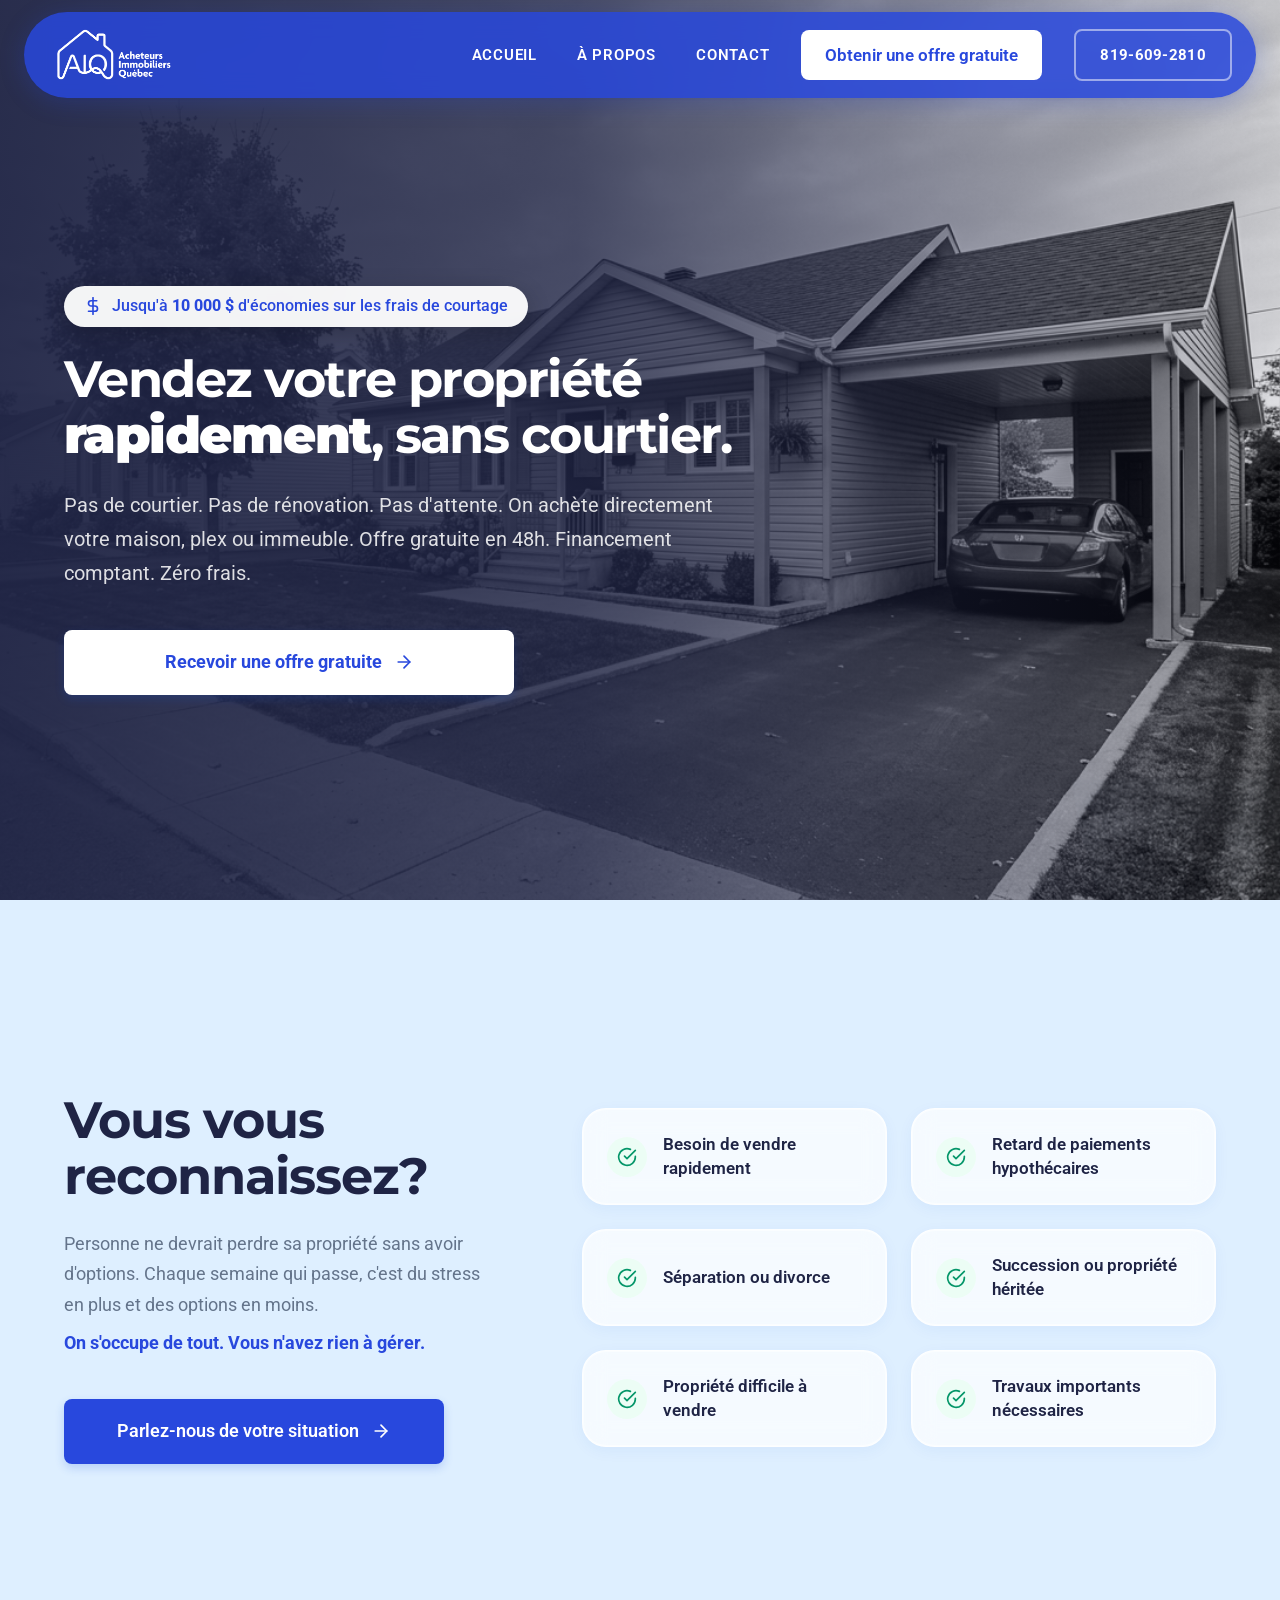
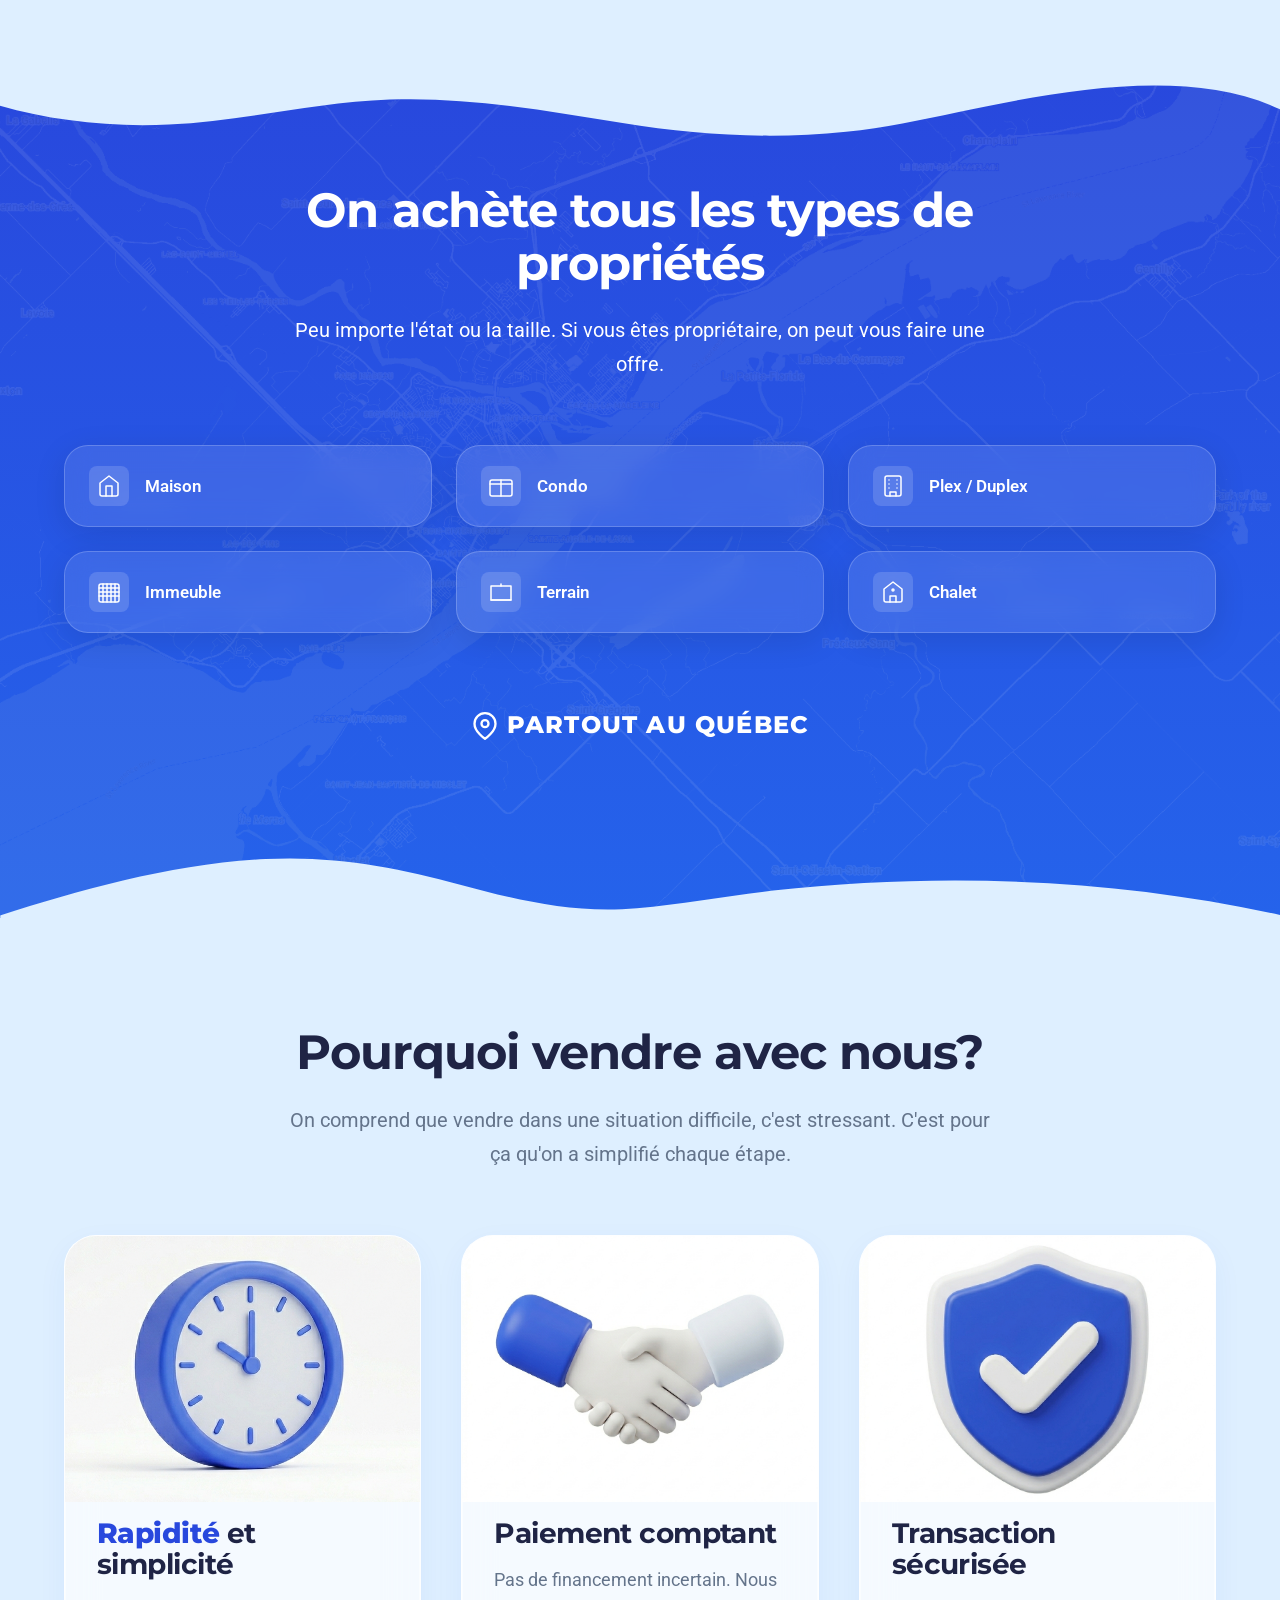
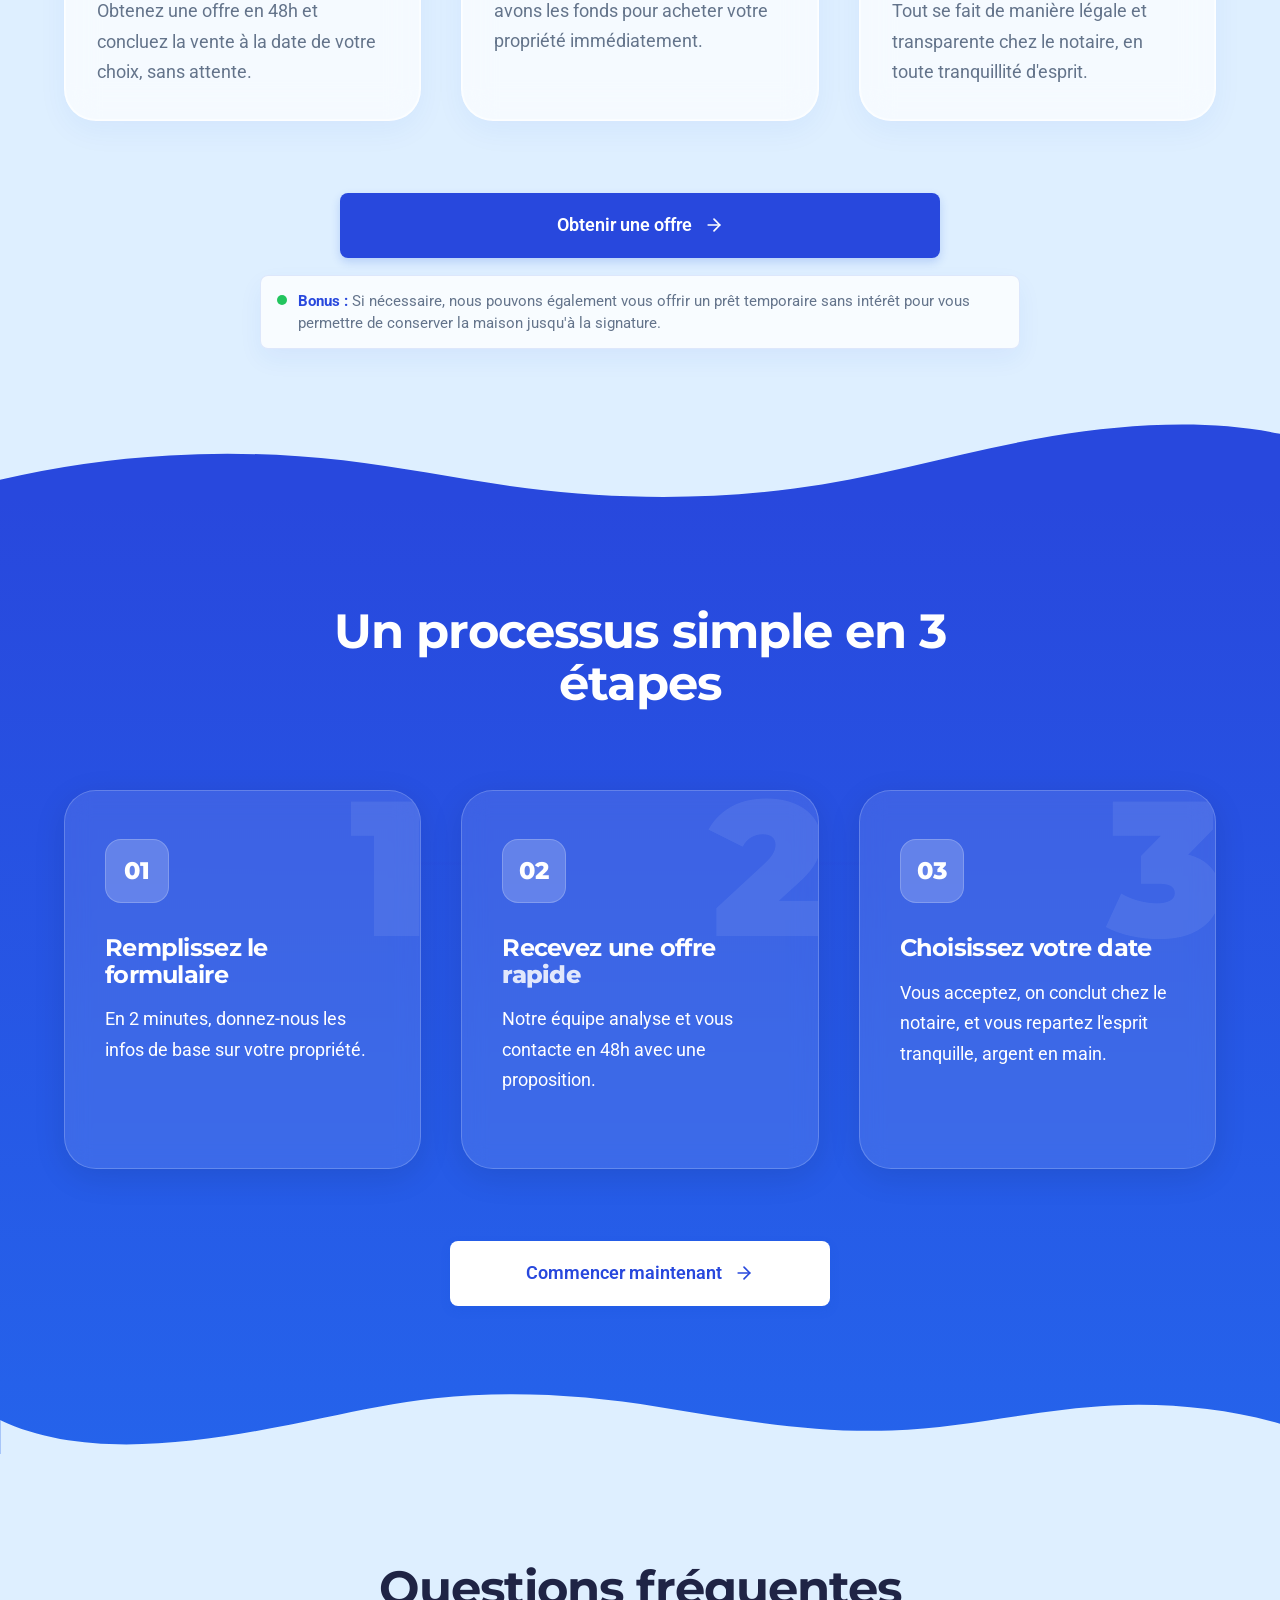
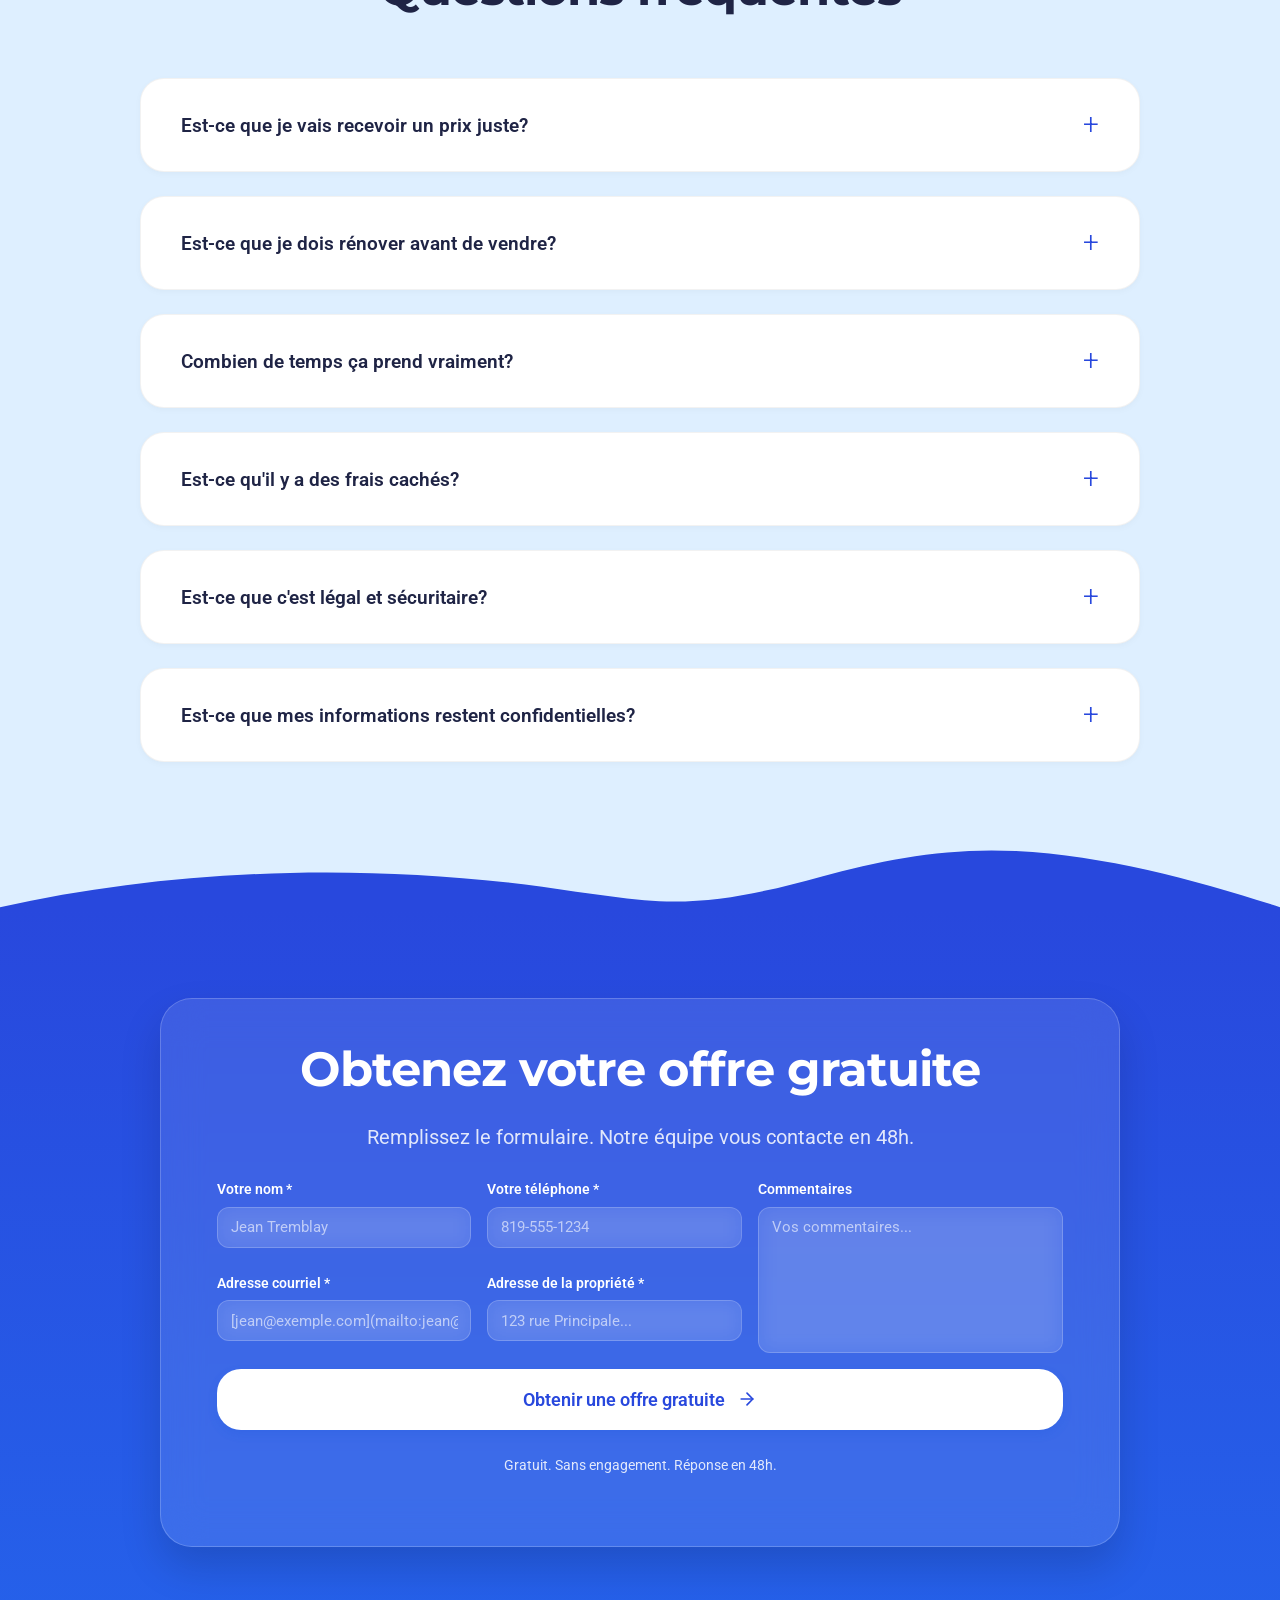
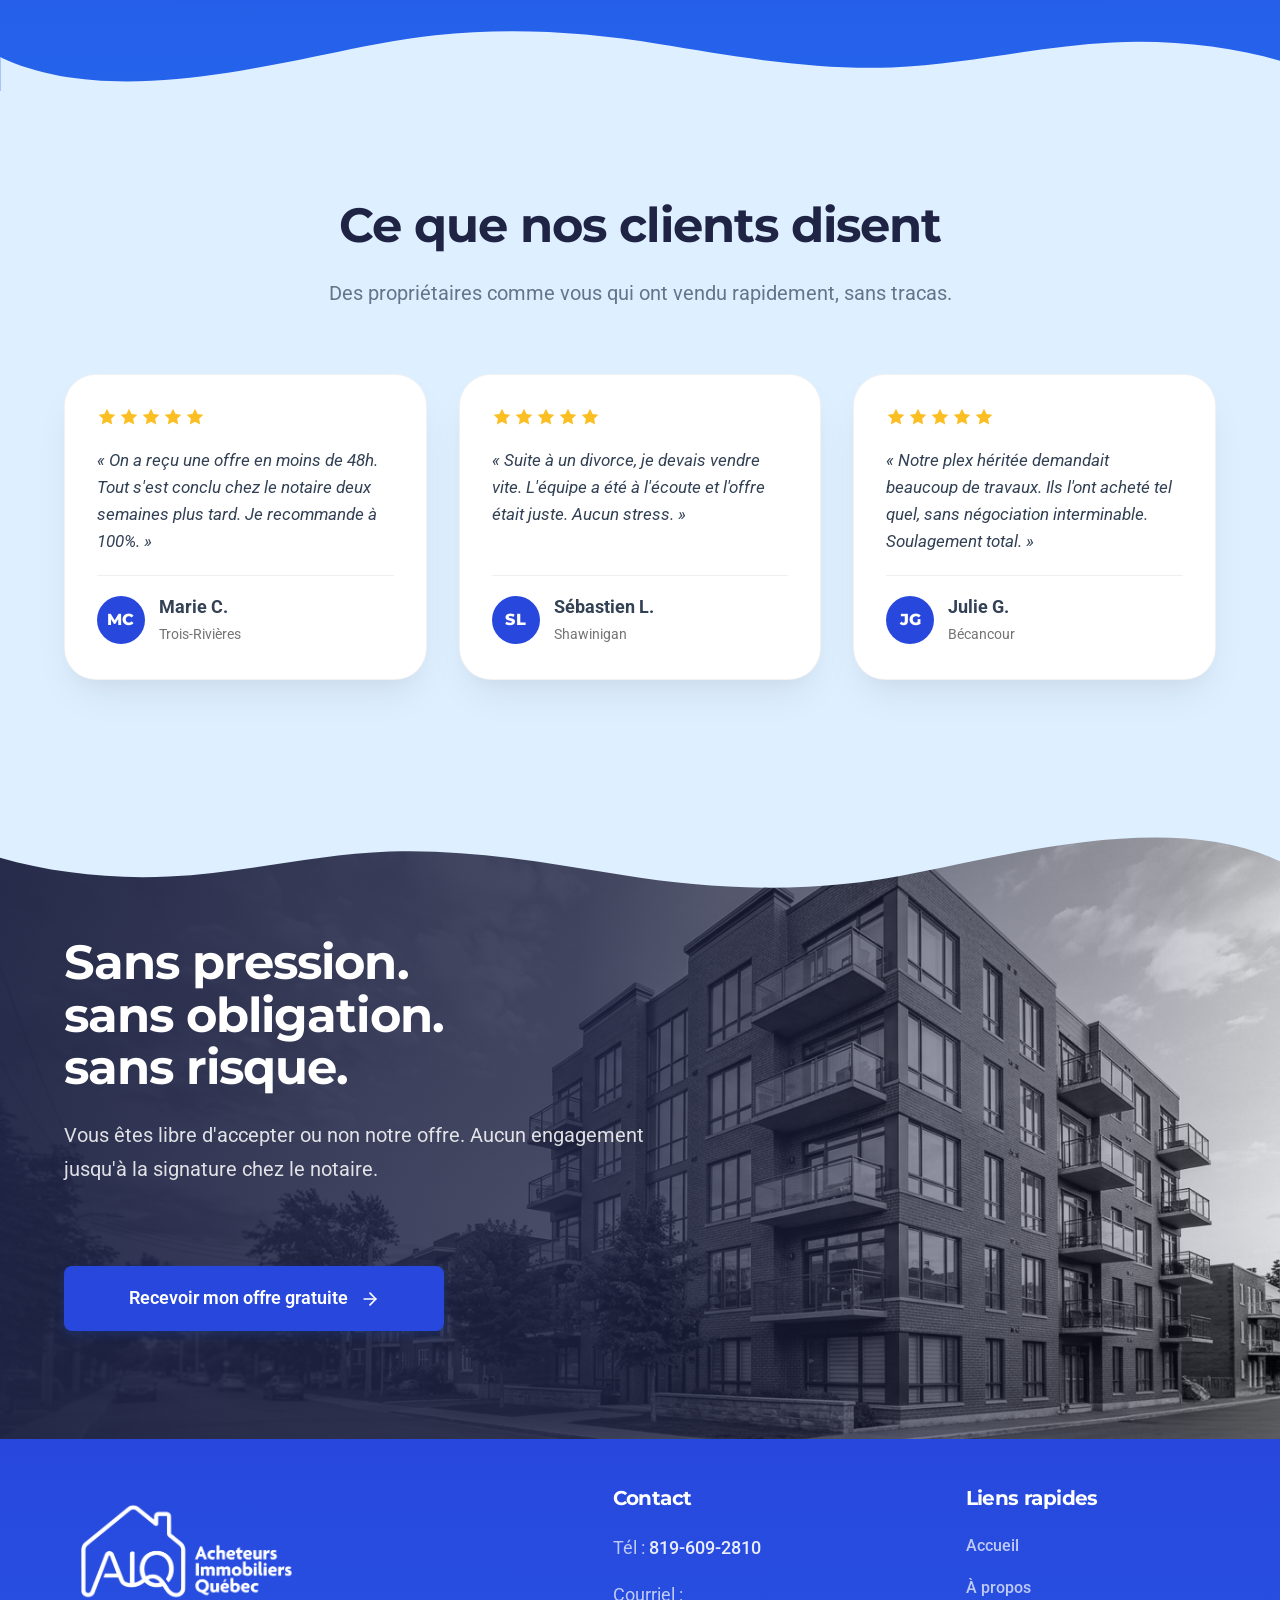
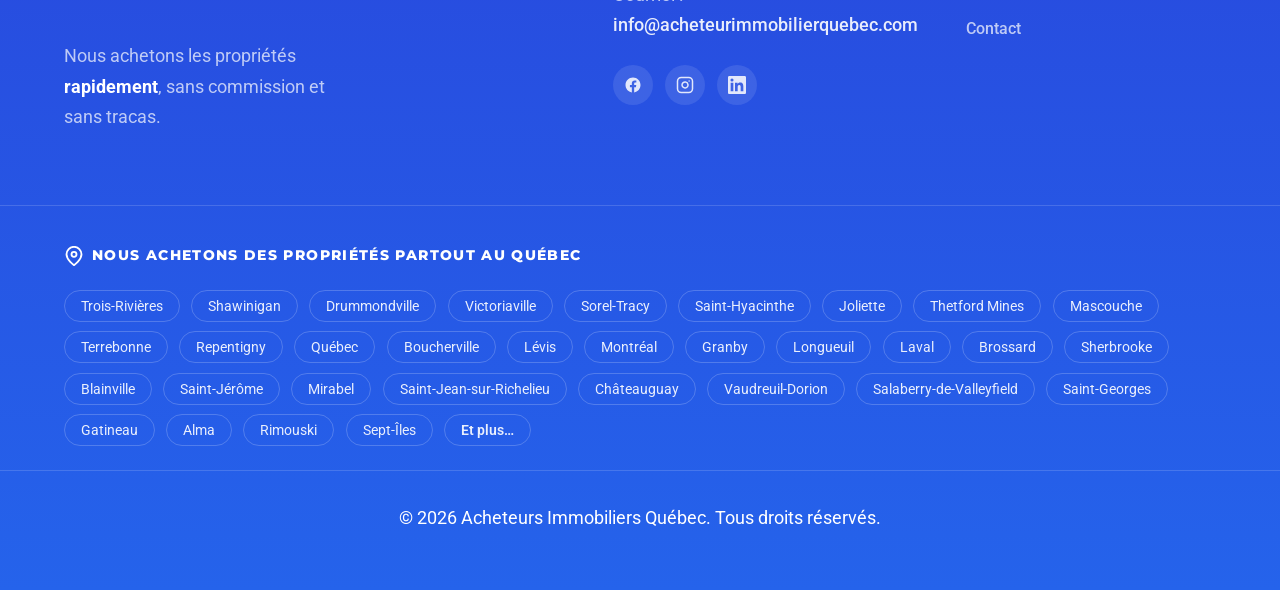
<file: index.html>
<!DOCTYPE html>
<html lang="fr">
<head>
    <meta charset="UTF-8">
    <meta name="viewport" content="width=device-width, initial-scale=1.0">
    <link rel="icon" type="image/png" href="assets/images/favicon.png">
    <title>Acheteurs Immobiliers Québec | Propriété vendue en 10 jours, argent en main</title>
    <meta name="description" content="On achète votre maison, plex ou immeuble directement. Offre gratuite en 48h. Financement comptant. Zéro frais de courtier.">

    <!-- Open Graph -->
    <meta property="og:title" content="Acheteurs Immobiliers Québec | Propriété vendue en 10 jours">
    <meta property="og:description" content="On achète votre maison, plex ou immeuble directement. Offre gratuite en 48h. Financement comptant. Zéro frais de courtier.">
    <meta property="og:type" content="website">

    <!-- Fonts from Brand Guidelines -->
    <link rel="preconnect" href="https://fonts.googleapis.com" />
    <link rel="preconnect" href="https://fonts.gstatic.com" crossorigin />
    <link href="https://fonts.googleapis.com/css2?family=Fraunces:ital,opsz,wght@1,9..144,400;1,9..144,500&family=Montserrat:wght@700;800;900&family=Roboto:wght@300;400;500;700&display=swap" rel="stylesheet" />

    <!-- CSS -->
    <link rel="stylesheet" href="assets/css/style.css">
</head>
<body>

    <!-- 1. Header fixe -->
    <header class="site-header">
        <div class="container header-container">
            <a href="#" class="logo">
                <img src="assets/images/AIQ-TEXTE-BLANC_f4b2300d.png" alt="Acheteurs Immobiliers Québec" height="60">
            </a>

            <button class="mobile-menu-toggle" aria-label="Ouvrir le menu">
                <span></span>
                <span></span>
                <span></span>
            </button>

            <nav class="main-nav">
                <ul>
                    <li><a href="index.html">Accueil</a></li>
                    <li><a href="apropos.html">À propos</a></li>
                    <li><a href="#footer">Contact</a></li>
                </ul>
                <a href="#formulaire" class="mobile-cta">Obtenir une offre gratuite</a>
            </nav>

            <a href="#formulaire" class="btn header-cta desktop-only">Obtenir une offre gratuite</a>
            <a href="tel:8196092810" class="btn header-phone-btn desktop-only">819-609-2810</a>
        </div>
    </header>

    <main>
        <!-- SB7 #1: Brand Hero (Concept Charte) -->
        <section class="hero brand-hero">
            <!-- Image composée (Maison + Bulle bleue) -->
            <div class="hero-bg-bw" style="background-image: url('assets/images/hero-house.png');"></div>

            <div class="container hero-container relative z-30">
                <div class="hero-content" style="max-width: 800px; text-align: left;">
                    <div class="hero-savings-badge">
                        <svg xmlns="http://www.w3.org/2000/svg" viewBox="0 0 24 24" fill="none" stroke="currentColor" stroke-width="2.2" stroke-linecap="round" stroke-linejoin="round" aria-hidden="true"><line x1="12" y1="1" x2="12" y2="23"/><path d="M17 5H9.5a3.5 3.5 0 0 0 0 7h5a3.5 3.5 0 0 1 0 7H6"/></svg>
                        <span>Jusqu'à <strong>10 000 $</strong> d'économies sur les frais de courtage</span>
                    </div>
                    <h1 class="section-title" style="color: var(--color-white); margin-bottom: 1.5rem; font-size: clamp(2.5rem, 4vw, 3.5rem);">
                        Vendez votre propriété <span class="hero-emphasis">rapidement</span>, sans courtier.
                    </h1>
                    <p class="subtitle" style="color: rgba(255, 255, 255, 0.85); font-size: 1.25rem; margin-bottom: 2.5rem; max-width: 650px;">
                        Pas de courtier. Pas de rénovation. Pas d'attente. On achète directement votre maison, plex ou immeuble. Offre gratuite en 48h. Financement comptant. Zéro frais.
                    </p>
                    <a href="#formulaire" class="btn btn-primary btn-large group">
                        <span class="btn-text">Recevoir une offre gratuite</span>
                        <span class="btn-icon-wrapper">
                            <svg xmlns="http://www.w3.org/2000/svg" viewBox="0 0 24 24" fill="none" stroke="currentColor" stroke-width="2" stroke-linecap="round" stroke-linejoin="round"><line x1="5" y1="12" x2="19" y2="12"></line><polyline points="12 5 19 12 12 19"></polyline></svg>
                        </span>
                    </a>
                </div>
            </div>

        </section>

        <!-- SB7 #2: Problem — Nommer le probleme externe + interne + echec -->
        <section id="situations" class="section-padding bg-light section-with-wave wave-flip" style="padding-top: 8rem;">
            <div class="container">
                <div class="situations-editorial">
                    <div class="situations-intro">
                        <h2 class="section-title">Vous vous reconnaissez?</h2>
                        <p class="situations-desc">Personne ne devrait perdre sa propriété sans avoir d'options. Chaque semaine qui passe, c'est du stress en plus et des options en moins. <strong>On s'occupe de tout. Vous n'avez rien à gérer.</strong></p>
                        <a href="#formulaire" class="btn btn-primary btn-large group">
                            <span class="btn-text">Parlez-nous de votre situation</span>
                            <span class="btn-icon-wrapper">
                                <svg xmlns="http://www.w3.org/2000/svg" viewBox="0 0 24 24" fill="none" stroke="currentColor" stroke-width="2" stroke-linecap="round" stroke-linejoin="round"><line x1="5" y1="12" x2="19" y2="12"></line><polyline points="12 5 19 12 12 19"></polyline></svg>
                            </span>
                        </a>
                    </div>
                    <div class="situations-grid">
                        <a href="#formulaire" class="situation-item">
                            <div class="situation-icon"><svg xmlns="http://www.w3.org/2000/svg" viewBox="0 0 24 24" fill="none" stroke="currentColor" stroke-width="2" stroke-linecap="round" stroke-linejoin="round"><path d="M22 11.08V12a10 10 0 1 1-5.93-9.14"></path><polyline points="22 4 12 14.01 9 11.01"></polyline></svg></div>
                            <span>Besoin de vendre <span class="highlight">rapidement</span></span>
                        </a>
                        <a href="#formulaire" class="situation-item">
                            <div class="situation-icon"><svg xmlns="http://www.w3.org/2000/svg" viewBox="0 0 24 24" fill="none" stroke="currentColor" stroke-width="2" stroke-linecap="round" stroke-linejoin="round"><path d="M22 11.08V12a10 10 0 1 1-5.93-9.14"></path><polyline points="22 4 12 14.01 9 11.01"></polyline></svg></div>
                            <span>Retard de paiements hypothécaires</span>
                        </a>
                        <a href="#formulaire" class="situation-item">
                            <div class="situation-icon"><svg xmlns="http://www.w3.org/2000/svg" viewBox="0 0 24 24" fill="none" stroke="currentColor" stroke-width="2" stroke-linecap="round" stroke-linejoin="round"><path d="M22 11.08V12a10 10 0 1 1-5.93-9.14"></path><polyline points="22 4 12 14.01 9 11.01"></polyline></svg></div>
                            <span>Séparation ou divorce</span>
                        </a>
                        <a href="#formulaire" class="situation-item">
                            <div class="situation-icon"><svg xmlns="http://www.w3.org/2000/svg" viewBox="0 0 24 24" fill="none" stroke="currentColor" stroke-width="2" stroke-linecap="round" stroke-linejoin="round"><path d="M22 11.08V12a10 10 0 1 1-5.93-9.14"></path><polyline points="22 4 12 14.01 9 11.01"></polyline></svg></div>
                            <span>Succession ou propriété héritée</span>
                        </a>
                        <a href="#formulaire" class="situation-item">
                            <div class="situation-icon"><svg xmlns="http://www.w3.org/2000/svg" viewBox="0 0 24 24" fill="none" stroke="currentColor" stroke-width="2" stroke-linecap="round" stroke-linejoin="round"><path d="M22 11.08V12a10 10 0 1 1-5.93-9.14"></path><polyline points="22 4 12 14.01 9 11.01"></polyline></svg></div>
                            <span>Propriété difficile à vendre</span>
                        </a>
                        <a href="#formulaire" class="situation-item">
                            <div class="situation-icon"><svg xmlns="http://www.w3.org/2000/svg" viewBox="0 0 24 24" fill="none" stroke="currentColor" stroke-width="2" stroke-linecap="round" stroke-linejoin="round"><path d="M22 11.08V12a10 10 0 1 1-5.93-9.14"></path><polyline points="22 4 12 14.01 9 11.01"></polyline></svg></div>
                            <span>Travaux importants nécessaires</span>
                        </a>
                    </div>
                </div>
            </div>
        </section>

        <!-- Types de proprietes — Objection "Fit" -->
        <section id="proprietes" class="section-padding bg-primary section-with-wave">
            <div class="shape-divider-top">
                <svg data-name="Layer 1" xmlns="http://www.w3.org/2000/svg" viewBox="0 0 1200 120" preserveAspectRatio="none">
                    <path d="M0,0V46.29c47.79,22.2,103.59,32.17,158,28,70.36-5.37,136.33-33.31,206.8-37.5C438.64,32.43,512.34,53.67,583,72.05c69.27,18,138.3,24.88,209.4,13.08,36.15-6,69.85-17.84,104.45-29.34C989.49,25,1113-14.29,1200,52.47V0Z" class="shape-fill-light"></path>
                </svg>
            </div>
            <div class="container">
                <div class="section-header text-center">
                    <h2 class="section-title">On achète tous les types de propriétés</h2>
                    <p class="subtitle">Peu importe l'état ou la taille. Si vous êtes propriétaire, on peut vous faire une offre.</p>
                </div>

                <div class="property-grid">
                    <div class="property-item">
                        <div class="property-icon">
                            <svg xmlns="http://www.w3.org/2000/svg" viewBox="0 0 24 24" fill="none" stroke="currentColor" stroke-width="1.5" stroke-linecap="round" stroke-linejoin="round"><path d="M3 9l9-7 9 7v11a2 2 0 0 1-2 2H5a2 2 0 0 1-2-2z"></path><polyline points="9 22 9 12 15 12 15 22"></polyline></svg>
                        </div>
                        <span>Maison</span>
                    </div>
                    <div class="property-item">
                        <div class="property-icon">
                            <svg xmlns="http://www.w3.org/2000/svg" viewBox="0 0 24 24" fill="none" stroke="currentColor" stroke-width="1.5" stroke-linecap="round" stroke-linejoin="round"><rect x="1" y="6" width="22" height="16" rx="2"></rect><path d="M1 10h22"></path><path d="M12 6v16"></path></svg>
                        </div>
                        <span>Condo</span>
                    </div>
                    <div class="property-item">
                        <div class="property-icon">
                            <svg xmlns="http://www.w3.org/2000/svg" viewBox="0 0 24 24" fill="none" stroke="currentColor" stroke-width="1.5" stroke-linecap="round" stroke-linejoin="round"><rect x="4" y="2" width="16" height="20" rx="2"></rect><path d="M9 22v-4h6v4"></path><path d="M8 6h.01"></path><path d="M16 6h.01"></path><path d="M8 10h.01"></path><path d="M16 10h.01"></path><path d="M8 14h.01"></path><path d="M16 14h.01"></path></svg>
                        </div>
                        <span>Plex / Duplex</span>
                    </div>
                    <div class="property-item">
                        <div class="property-icon">
                            <svg xmlns="http://www.w3.org/2000/svg" viewBox="0 0 24 24" fill="none" stroke="currentColor" stroke-width="1.5" stroke-linecap="round" stroke-linejoin="round"><rect x="2" y="4" width="20" height="18" rx="2"></rect><path d="M2 8h20"></path><path d="M2 12h20"></path><path d="M2 16h20"></path><path d="M6 4v18"></path><path d="M10 4v18"></path><path d="M14 4v18"></path><path d="M18 4v18"></path></svg>
                        </div>
                        <span>Immeuble</span>
                    </div>
                    <div class="property-item">
                        <div class="property-icon">
                            <svg xmlns="http://www.w3.org/2000/svg" viewBox="0 0 24 24" fill="none" stroke="currentColor" stroke-width="1.5" stroke-linecap="round" stroke-linejoin="round"><rect x="2" y="6" width="20" height="14" rx="0"></rect><path d="M2 20h20"></path><path d="M12 6v-2"></path></svg>
                        </div>
                        <span>Terrain</span>
                    </div>
                    <div class="property-item">
                        <div class="property-icon">
                            <svg xmlns="http://www.w3.org/2000/svg" viewBox="0 0 24 24" fill="none" stroke="currentColor" stroke-width="1.5" stroke-linecap="round" stroke-linejoin="round"><path d="M3 9l9-7 9 7v11a2 2 0 0 1-2 2H5a2 2 0 0 1-2-2z"></path><path d="M9 22v-6h6v6"></path><circle cx="12" cy="10" r="1"></circle></svg>
                        </div>
                        <span>Chalet</span>
                    </div>
                </div>

                <p class="text-center mt-large" style="color: #ffffff; font-size: 1.5rem; font-weight: 800; font-family: var(--font-heading); letter-spacing: 0.05em; text-transform: uppercase; display: flex; align-items: center; justify-content: center; gap: 0.5rem;">
                    <svg xmlns="http://www.w3.org/2000/svg" width="28" height="28" viewBox="0 0 24 24" fill="none" stroke="currentColor" stroke-width="2" stroke-linecap="round" stroke-linejoin="round"><path d="M21 10c0 7-9 13-9 13s-9-6-9-13a9 9 0 0 1 18 0z"></path><circle cx="12" cy="10" r="3"></circle></svg>
                    Partout au Québec
                </p>
            </div>
            <div class="shape-divider-bottom">
                <svg data-name="Layer 1" xmlns="http://www.w3.org/2000/svg" viewBox="0 0 1200 120" preserveAspectRatio="none">
                    <path d="M0,0V5.63C149.93,59,314.09,71.32,475.83,42.57c43-7.64,84.23-20.12,127.61-26.46,59-8.63,112.48,12.24,165.56,35.4C827.93,77.22,886,95.24,951.2,90c86.53-7,172.46-45.71,248.8-84.81V0Z" class="shape-fill-light"></path>
                </svg>
            </div>
        </section>

        <!-- SB7 #3: Guide — Empathie + autorite -->
        <section id="pourquoi-nous" class="section-padding bg-light section-with-wave wave-flip">
            <div class="container">
                <div class="section-header text-center">
                    <h2 class="section-title">Pourquoi vendre avec nous?</h2>
                    <p class="subtitle">On comprend que vendre dans une situation difficile, c'est stressant. C'est pour ça qu'on a simplifié chaque étape.</p>
                </div>

                <div class="cards-grid">
                    <div class="card">
                        <div class="card-img-top">
                            <img src="assets/images/card-rapidite.png" alt="Rapidité et simplicité">
                        </div>
                        <div class="card-body">
                            <h3><span class="highlight">Rapidité</span> et simplicité</h3>
                            <p>Obtenez une offre en 48h et concluez la vente à la date de votre choix, sans attente.</p>
                        </div>
                    </div>
                    <div class="card">
                        <div class="card-img-top">
                            <img src="assets/images/card-paiement.png" alt="Paiement comptant">
                        </div>
                        <div class="card-body">
                            <h3>Paiement comptant</h3>
                            <p>Pas de financement incertain. Nous avons les fonds pour acheter votre propriété immédiatement.</p>
                        </div>
                    </div>
                    <div class="card">
                        <div class="card-img-top">
                            <img src="assets/images/card-securise.png" alt="Transaction sécurisée">
                        </div>
                        <div class="card-body">
                            <h3>Transaction sécurisée</h3>
                            <p>Tout se fait de manière légale et transparente chez le notaire, en toute tranquillité d'esprit.</p>
                        </div>
                    </div>
                </div>

                <div class="text-center mt-large">
                    <a href="#formulaire" class="btn btn-primary btn-large btn-wide group">
                        <span class="btn-text">Obtenir une offre</span>
                        <span class="btn-icon-wrapper">
                            <svg xmlns="http://www.w3.org/2000/svg" viewBox="0 0 24 24" fill="none" stroke="currentColor" stroke-width="2" stroke-linecap="round" stroke-linejoin="round"><line x1="5" y1="12" x2="19" y2="12"></line><polyline points="12 5 19 12 12 19"></polyline></svg>
                        </span>
                    </a>
                </div>
                <div class="bonus-loan-note">
                    <span class="bonus-pulse" aria-hidden="true"></span>
                    <p><strong>Bonus :</strong> Si nécessaire, nous pouvons également vous offrir un prêt temporaire sans intérêt pour vous permettre de conserver la maison jusqu'à la signature.</p>
                </div>
            </div>
            <div class="shape-divider-bottom">
                <svg data-name="Layer 1" xmlns="http://www.w3.org/2000/svg" viewBox="0 0 1200 120" preserveAspectRatio="none">
                    <path d="M321.39,56.44c58-10.79,114.16-30.13,172-41.86,82.39-16.72,168.19-17.73,250.45-.39C823.78,31,906.67,72,985.66,92.83c70.05,18.48,146.53,26.09,214.34,3V0H0V27.35A600.21,600.21,0,0,0,321.39,56.44Z" class="shape-fill-primary"></path>
                </svg>
            </div>
        </section>

        <!-- SB7 #4: Plan — 3 etapes claires + SB7 #7: Success a l'etape 3 -->
        <section id="processus" class="section-padding bg-primary section-with-wave">
            <div class="container">
                <div class="section-header text-center">
                    <h2 class="section-title">Un processus simple en 3 étapes</h2>
                </div>

                <div class="process-steps">
                    <div class="step shadow-lg">
                        <div class="step-number">01</div>
                        <h3>Remplissez le formulaire</h3>
                        <p>En 2 minutes, donnez-nous les infos de base sur votre propriété.</p>
                    </div>
                    <div class="step shadow-lg">
                        <div class="step-number">02</div>
                        <h3>Recevez une offre <span class="highlight">rapide</span></h3>
                        <p>Notre équipe analyse et vous contacte en 48h avec une proposition.</p>
                    </div>
                    <div class="step shadow-lg">
                        <div class="step-number">03</div>
                        <h3>Choisissez votre date</h3>
                        <p>Vous acceptez, on conclut chez le notaire, et vous repartez l'esprit tranquille, argent en main.</p>
                    </div>
                </div>

                <div class="text-center mt-large">
                    <a href="#formulaire" class="btn btn-primary btn-large group">
                        <span class="btn-text">Commencer maintenant</span>
                        <span class="btn-icon-wrapper">
                            <svg xmlns="http://www.w3.org/2000/svg" viewBox="0 0 24 24" fill="none" stroke="currentColor" stroke-width="2" stroke-linecap="round" stroke-linejoin="round"><line x1="5" y1="12" x2="19" y2="12"></line><polyline points="12 5 19 12 12 19"></polyline></svg>
                        </span>
                    </a>
                </div>
            </div>
            <div class="shape-divider-bottom">
                <svg data-name="Layer 1" xmlns="http://www.w3.org/2000/svg" viewBox="0 0 1200 120" preserveAspectRatio="none">
                    <path d="M0,0V46.29c47.79,22.2,103.59,32.17,158,28,70.36-5.37,136.33-33.31,206.8-37.5C438.64,32.43,512.34,53.67,583,72.05c69.27,18,138.3,24.88,209.4,13.08,36.15-6,69.85-17.84,104.45-29.34C989.49,25,1113-14.29,1200,52.47V0Z" class="shape-fill-light"></path>
                </svg>
            </div>
        </section>

        <!-- FAQ — O/CO Framework (objections/counter-objections) -->
        <section id="faq" class="section-padding bg-light section-with-wave wave-flip">
            <div class="container">
                <div class="section-header text-center">
                    <h2 class="section-title">Questions fréquentes</h2>
                </div>

                <div class="faq-list">
                    <div class="faq-item">
                        <button class="faq-question">Est-ce que je vais recevoir un prix juste?</button>
                        <div class="faq-answer-wrapper">
                            <div class="faq-answer">Oui. Notre offre est basée sur la valeur marchande de votre propriété, son état actuel et le marché local. Vous n'êtes jamais obligé d'accepter.</div>
                        </div>
                    </div>

                    <div class="faq-item">
                        <button class="faq-question">Est-ce que je dois rénover avant de vendre?</button>
                        <div class="faq-answer-wrapper">
                            <div class="faq-answer">Non. On achète votre propriété dans l'état où elle est. Pas besoin de repeindre, de réparer ou de nettoyer.</div>
                        </div>
                    </div>

                    <div class="faq-item">
                        <button class="faq-question">Combien de temps ça prend vraiment?</button>
                        <div class="faq-answer-wrapper">
                            <div class="faq-answer">Vous recevez une offre en 48h. Si vous acceptez, la transaction se conclut chez le notaire en aussi peu que 10 jours. Vous choisissez la date.</div>
                        </div>
                    </div>

                    <div class="faq-item">
                        <button class="faq-question">Est-ce qu'il y a des frais cachés?</button>
                        <div class="faq-answer-wrapper">
                            <div class="faq-answer">Aucun. Pas de commission de courtier, pas de frais d'évaluation, pas de frais de dossier. L'offre qu'on vous fait, c'est le montant que vous recevez.</div>
                        </div>
                    </div>

                    <div class="faq-item">
                        <button class="faq-question">Est-ce que c'est légal et sécuritaire?</button>
                        <div class="faq-answer-wrapper">
                            <div class="faq-answer">Absolument. Chaque transaction se fait chez un notaire, comme toute vente immobilière au Québec. Tout est légal, transparent et documenté.</div>
                        </div>
                    </div>

                    <div class="faq-item">
                        <button class="faq-question">Est-ce que mes informations restent confidentielles?</button>
                        <div class="faq-answer-wrapper">
                            <div class="faq-answer">Oui. Vos informations sont strictement confidentielles et ne servent qu'à préparer votre offre. Nous ne les partageons jamais avec des tiers et elles ne sont en aucun cas revendues.</div>
                        </div>
                    </div>
                </div>
            </div>
            <div class="shape-divider-bottom">
                <svg data-name="Layer 1" xmlns="http://www.w3.org/2000/svg" viewBox="0 0 1200 120" preserveAspectRatio="none">
                    <path d="M0,0V5.63C149.93,59,314.09,71.32,475.83,42.57c43-7.64,84.23-20.12,127.61-26.46,59-8.63,112.48,12.24,165.56,35.4C827.93,77.22,886,95.24,951.2,90c86.53-7,172.46-45.71,248.8-84.81V0Z" class="shape-fill-primary"></path>
                </svg>
            </div>
        </section>

        <!-- SB7 #5: Call to Action — Le formulaire -->
        <section id="formulaire" class="bg-primary section-with-wave">
            <div class="container form-container">
                <div class="form-wrapper form-wrapper--no-image shadow-xl">
                    <div class="form-content-side">
                        <div class="section-header text-center">
                            <h2 class="section-title">Obtenez votre offre gratuite</h2>
                            <p class="subtitle">Remplissez le formulaire. Notre équipe vous contacte en 48h.</p>
                        </div>

                        <form id="contact-form" class="contact-form" novalidate>
                            <div class="form-grid-compact">
                                <div class="form-group">
                                    <label for="nom">Votre nom *</label>
                                    <input type="text" id="nom" name="nom" required placeholder="Jean Tremblay">
                                </div>
                                <div class="form-group">
                                    <label for="telephone">Votre téléphone *</label>
                                    <input type="tel" id="telephone" name="telephone" required placeholder="819-555-1234">
                                </div>
                                <div class="form-group comments-group">
                                    <label for="commentaires">Commentaires</label>
                                    <textarea id="commentaires" name="commentaires" placeholder="Vos commentaires..."></textarea>
                                </div>
                                <div class="form-group">
                                    <label for="courriel">Adresse courriel *</label>
                                    <input type="email" id="courriel" name="courriel" required placeholder="[jean@exemple.com](mailto:jean@exemple.com)">
                                </div>
                                <div class="form-group">
                                    <label for="adresse">Adresse de la propriété *</label>
                                    <input type="text" id="adresse" name="adresse" required placeholder="123 rue Principale...">
                                </div>
                            </div>

                            <button type="submit" id="btn-submit" class="btn btn-primary btn-block btn-submit group">
                                <span class="btn-text">Obtenir une offre gratuite</span>
                                <span class="btn-icon-wrapper">
                                    <svg xmlns="http://www.w3.org/2000/svg" viewBox="0 0 24 24" fill="none" stroke="currentColor" stroke-width="2" stroke-linecap="round" stroke-linejoin="round"><line x1="5" y1="12" x2="19" y2="12"></line><polyline points="12 5 19 12 12 19"></polyline></svg>
                                </span>
                            </button>
                            <p class="form-mentions text-center">Gratuit. Sans engagement. Réponse en 48h.</p>

                            <div id="form-success" class="form-feedback form-feedback--success" style="display:none;">
                                Merci! Notre équipe vous contacte dans les 48h.
                            </div>
                            <div id="form-error" class="form-feedback form-feedback--error" style="display:none;">
                                Une erreur s'est produite. Appelez-nous au <a href="tel:8196092810">819-609-2810</a>.
                            </div>
                        </form>
                    </div>
                </div>
            </div>
            <div class="shape-divider-bottom">
                <svg data-name="Layer 1" xmlns="http://www.w3.org/2000/svg" viewBox="0 0 1200 120" preserveAspectRatio="none">
                    <path d="M0,0V46.29c47.79,22.2,103.59,32.17,158,28,70.36-5.37,136.33-33.31,206.8-37.5C438.64,32.43,512.34,53.67,583,72.05c69.27,18,138.3,24.88,209.4,13.08,36.15-6,69.85-17.84,104.45-29.34C989.49,25,1113-14.29,1200,52.47V0Z" class="shape-fill-light"></path>
                </svg>
            </div>
        </section>

        <!-- Témoignages -->
        <section id="temoignages" class="section-padding bg-light section-with-wave wave-flip">
            <div class="container">
                <div class="section-header text-center">
                    <h2 class="section-title">Ce que nos clients disent</h2>
                    <p class="subtitle">Des propriétaires comme vous qui ont vendu rapidement, sans tracas.</p>
                </div>

                <div class="testimonials-grid">
                    <div class="testimonial-card shadow-lg">
                        <div class="testimonial-stars" aria-label="5 sur 5 étoiles">
                            <svg xmlns="http://www.w3.org/2000/svg" viewBox="0 0 24 24" fill="currentColor" aria-hidden="true"><polygon points="12 2 15.09 8.26 22 9.27 17 14.14 18.18 21.02 12 17.77 5.82 21.02 7 14.14 2 9.27 8.91 8.26 12 2"/></svg>
                            <svg xmlns="http://www.w3.org/2000/svg" viewBox="0 0 24 24" fill="currentColor" aria-hidden="true"><polygon points="12 2 15.09 8.26 22 9.27 17 14.14 18.18 21.02 12 17.77 5.82 21.02 7 14.14 2 9.27 8.91 8.26 12 2"/></svg>
                            <svg xmlns="http://www.w3.org/2000/svg" viewBox="0 0 24 24" fill="currentColor" aria-hidden="true"><polygon points="12 2 15.09 8.26 22 9.27 17 14.14 18.18 21.02 12 17.77 5.82 21.02 7 14.14 2 9.27 8.91 8.26 12 2"/></svg>
                            <svg xmlns="http://www.w3.org/2000/svg" viewBox="0 0 24 24" fill="currentColor" aria-hidden="true"><polygon points="12 2 15.09 8.26 22 9.27 17 14.14 18.18 21.02 12 17.77 5.82 21.02 7 14.14 2 9.27 8.91 8.26 12 2"/></svg>
                            <svg xmlns="http://www.w3.org/2000/svg" viewBox="0 0 24 24" fill="currentColor" aria-hidden="true"><polygon points="12 2 15.09 8.26 22 9.27 17 14.14 18.18 21.02 12 17.77 5.82 21.02 7 14.14 2 9.27 8.91 8.26 12 2"/></svg>
                        </div>
                        <p class="testimonial-quote">« On a reçu une offre en moins de 48h. Tout s'est conclu chez le notaire deux semaines plus tard. Je recommande à 100%. »</p>
                        <div class="testimonial-author">
                            <div class="author-avatar">MC</div>
                            <div class="author-info">
                                <p class="author-name">Marie C.</p>
                                <p class="author-location">Trois-Rivières</p>
                            </div>
                        </div>
                    </div>

                    <div class="testimonial-card shadow-lg">
                        <div class="testimonial-stars" aria-label="5 sur 5 étoiles">
                            <svg xmlns="http://www.w3.org/2000/svg" viewBox="0 0 24 24" fill="currentColor" aria-hidden="true"><polygon points="12 2 15.09 8.26 22 9.27 17 14.14 18.18 21.02 12 17.77 5.82 21.02 7 14.14 2 9.27 8.91 8.26 12 2"/></svg>
                            <svg xmlns="http://www.w3.org/2000/svg" viewBox="0 0 24 24" fill="currentColor" aria-hidden="true"><polygon points="12 2 15.09 8.26 22 9.27 17 14.14 18.18 21.02 12 17.77 5.82 21.02 7 14.14 2 9.27 8.91 8.26 12 2"/></svg>
                            <svg xmlns="http://www.w3.org/2000/svg" viewBox="0 0 24 24" fill="currentColor" aria-hidden="true"><polygon points="12 2 15.09 8.26 22 9.27 17 14.14 18.18 21.02 12 17.77 5.82 21.02 7 14.14 2 9.27 8.91 8.26 12 2"/></svg>
                            <svg xmlns="http://www.w3.org/2000/svg" viewBox="0 0 24 24" fill="currentColor" aria-hidden="true"><polygon points="12 2 15.09 8.26 22 9.27 17 14.14 18.18 21.02 12 17.77 5.82 21.02 7 14.14 2 9.27 8.91 8.26 12 2"/></svg>
                            <svg xmlns="http://www.w3.org/2000/svg" viewBox="0 0 24 24" fill="currentColor" aria-hidden="true"><polygon points="12 2 15.09 8.26 22 9.27 17 14.14 18.18 21.02 12 17.77 5.82 21.02 7 14.14 2 9.27 8.91 8.26 12 2"/></svg>
                        </div>
                        <p class="testimonial-quote">« Suite à un divorce, je devais vendre vite. L'équipe a été à l'écoute et l'offre était juste. Aucun stress. »</p>
                        <div class="testimonial-author">
                            <div class="author-avatar">SL</div>
                            <div class="author-info">
                                <p class="author-name">Sébastien L.</p>
                                <p class="author-location">Shawinigan</p>
                            </div>
                        </div>
                    </div>

                    <div class="testimonial-card shadow-lg">
                        <div class="testimonial-stars" aria-label="5 sur 5 étoiles">
                            <svg xmlns="http://www.w3.org/2000/svg" viewBox="0 0 24 24" fill="currentColor" aria-hidden="true"><polygon points="12 2 15.09 8.26 22 9.27 17 14.14 18.18 21.02 12 17.77 5.82 21.02 7 14.14 2 9.27 8.91 8.26 12 2"/></svg>
                            <svg xmlns="http://www.w3.org/2000/svg" viewBox="0 0 24 24" fill="currentColor" aria-hidden="true"><polygon points="12 2 15.09 8.26 22 9.27 17 14.14 18.18 21.02 12 17.77 5.82 21.02 7 14.14 2 9.27 8.91 8.26 12 2"/></svg>
                            <svg xmlns="http://www.w3.org/2000/svg" viewBox="0 0 24 24" fill="currentColor" aria-hidden="true"><polygon points="12 2 15.09 8.26 22 9.27 17 14.14 18.18 21.02 12 17.77 5.82 21.02 7 14.14 2 9.27 8.91 8.26 12 2"/></svg>
                            <svg xmlns="http://www.w3.org/2000/svg" viewBox="0 0 24 24" fill="currentColor" aria-hidden="true"><polygon points="12 2 15.09 8.26 22 9.27 17 14.14 18.18 21.02 12 17.77 5.82 21.02 7 14.14 2 9.27 8.91 8.26 12 2"/></svg>
                            <svg xmlns="http://www.w3.org/2000/svg" viewBox="0 0 24 24" fill="currentColor" aria-hidden="true"><polygon points="12 2 15.09 8.26 22 9.27 17 14.14 18.18 21.02 12 17.77 5.82 21.02 7 14.14 2 9.27 8.91 8.26 12 2"/></svg>
                        </div>
                        <p class="testimonial-quote">« Notre plex héritée demandait beaucoup de travaux. Ils l'ont acheté tel quel, sans négociation interminable. Soulagement total. »</p>
                        <div class="testimonial-author">
                            <div class="author-avatar">JG</div>
                            <div class="author-info">
                                <p class="author-name">Julie G.</p>
                                <p class="author-location">Bécancour</p>
                            </div>
                        </div>
                    </div>
                </div>
            </div>
        </section>

        <!-- Modal de succès (Popup) -->
        <div id="success-modal" class="modal-overlay" style="display: none;">
            <div class="modal-content">
                <button class="modal-close" aria-label="Fermer">&times;</button>
                <div class="modal-icon">
                    <svg xmlns="http://www.w3.org/2000/svg" viewBox="0 0 24 24" fill="none" stroke="currentColor" stroke-width="2" stroke-linecap="round" stroke-linejoin="round"><path d="M22 11.08V12a10 10 0 1 1-5.93-9.14"></path><polyline points="22 4 12 14.01 9 11.01"></polyline></svg>
                </div>
                <h3>Merci pour votre demande!</h3>
                <p>Notre équipe a bien reçu vos informations. Un expert vous contactera d'ici <strong>48 heures</strong> avec votre offre sans engagement.</p>
                <button class="btn btn-primary btn-block modal-btn-close">Retourner au site</button>
            </div>
        </div>

        <!-- SB7 #7: Success — Reassurance finale -->
        <section class="success-section relative section-with-wave">
            <div class="shape-divider-top">
                <svg data-name="Layer 1" xmlns="http://www.w3.org/2000/svg" viewBox="0 0 1200 120" preserveAspectRatio="none">
                    <path d="M0,0V46.29c47.79,22.2,103.59,32.17,158,28,70.36-5.37,136.33-33.31,206.8-37.5C438.64,32.43,512.34,53.67,583,72.05c69.27,18,138.3,24.88,209.4,13.08,36.15-6,69.85-17.84,104.45-29.34C989.49,25,1113-14.29,1200,52.47V0Z" class="shape-fill-light"></path>
                </svg>
            </div>
            <div class="success-bg" style="background-image: url('assets/images/cta-immeuble.png');"></div>
            <div class="container relative z-10">
                <div class="success-content">
                    <h2 class="section-title success-title-lines"><span>Sans pression.</span><span>sans obligation.</span><span>sans risque.</span></h2>
                    <p class="subtitle">Vous êtes libre d'accepter ou non notre offre. Aucun engagement jusqu'à la signature chez le notaire.</p>
                    <a href="#formulaire" class="btn btn-primary btn-large mt-medium group">
                        <span class="btn-text">Recevoir mon offre gratuite</span>
                        <span class="btn-icon-wrapper">
                            <svg xmlns="http://www.w3.org/2000/svg" viewBox="0 0 24 24" fill="none" stroke="currentColor" stroke-width="2" stroke-linecap="round" stroke-linejoin="round"><line x1="5" y1="12" x2="19" y2="12"></line><polyline points="12 5 19 12 12 19"></polyline></svg>
                        </span>
                    </a>
                </div>
            </div>
        </section>

    </main>

    <!-- 9. Footer -->
    <footer id="footer" class="site-footer">
        <div class="container footer-container">
            <div class="footer-brand">
                <img src="assets/images/AIQ-TEXTE-BLANC_f4b2300d.png" alt="Acheteurs Immobiliers Québec" class="footer-logo-img">
                <p class="footer-tagline">Nous achetons les propriétés <span class="highlight">rapidement</span>, sans commission et sans tracas.</p>
            </div>

            <div class="footer-contact">
                <h3>Contact</h3>
                <p>Tél : <a href="tel:8196092810">819-609-2810</a></p>
                <p>Courriel : <a href="mailto:info@acheteurimmobilierquebec.com">info@acheteurimmobilierquebec.com</a></p>
                <div class="footer-social">
                    <a href="#" aria-label="Facebook" class="social-icon" target="_blank" rel="noopener">
                        <svg xmlns="http://www.w3.org/2000/svg" viewBox="0 0 24 24" fill="currentColor" aria-hidden="true"><path d="M22 12c0-5.523-4.477-10-10-10S2 6.477 2 12c0 4.991 3.657 9.128 8.438 9.878v-6.987h-2.54V12h2.54V9.797c0-2.506 1.492-3.89 3.777-3.89 1.094 0 2.238.195 2.238.195v2.46h-1.26c-1.243 0-1.63.771-1.63 1.562V12h2.773l-.443 2.89h-2.33v6.988C18.343 21.128 22 16.991 22 12z"/></svg>
                    </a>
                    <a href="#" aria-label="Instagram" class="social-icon" target="_blank" rel="noopener">
                        <svg xmlns="http://www.w3.org/2000/svg" viewBox="0 0 24 24" fill="none" stroke="currentColor" stroke-width="2" stroke-linecap="round" stroke-linejoin="round" aria-hidden="true"><rect x="2" y="2" width="20" height="20" rx="5" ry="5"/><path d="M16 11.37A4 4 0 1 1 12.63 8 4 4 0 0 1 16 11.37z"/><line x1="17.5" y1="6.5" x2="17.51" y2="6.5"/></svg>
                    </a>
                    <a href="#" aria-label="LinkedIn" class="social-icon" target="_blank" rel="noopener">
                        <svg xmlns="http://www.w3.org/2000/svg" viewBox="0 0 24 24" fill="currentColor" aria-hidden="true"><path d="M20.447 20.452h-3.554v-5.569c0-1.328-.027-3.037-1.852-3.037-1.853 0-2.136 1.445-2.136 2.939v5.667H9.351V9h3.414v1.561h.046c.477-.9 1.637-1.85 3.37-1.85 3.601 0 4.267 2.37 4.267 5.455v6.286zM5.337 7.433a2.062 2.062 0 0 1-2.063-2.065 2.063 2.063 0 1 1 2.063 2.065zm1.782 13.019H3.555V9h3.564v11.452zM22.225 0H1.771C.792 0 0 .774 0 1.729v20.542C0 23.227.792 24 1.771 24h20.451C23.2 24 24 23.227 24 22.271V1.729C24 .774 23.2 0 22.222 0h.003z"/></svg>
                    </a>
                </div>
            </div>

            <div class="footer-links">
                <h3>Liens rapides</h3>
                <ul>
                    <li><a href="index.html">Accueil</a></li>
                    <li><a href="apropos.html">À propos</a></li>
                    <li><a href="#formulaire">Contact</a></li>
                </ul>
            </div>
        </div>

        <div class="footer-cities">
            <div class="container">
                <h3 class="footer-cities-title"><svg xmlns="http://www.w3.org/2000/svg" viewBox="0 0 24 24" fill="none" stroke="currentColor" stroke-width="2.2" stroke-linecap="round" stroke-linejoin="round" aria-hidden="true"><path d="M21 10c0 7-9 13-9 13s-9-6-9-13a9 9 0 0 1 18 0z"/><circle cx="12" cy="10" r="3"/></svg>Nous achetons des propriétés partout au Québec</h3>
                <ul class="footer-cities-list">
                    <li><a href="#formulaire">Trois-Rivières</a></li>
                    <li><a href="#formulaire">Shawinigan</a></li>
                    <li><a href="#formulaire">Drummondville</a></li>
                    <li><a href="#formulaire">Victoriaville</a></li>
                    <li><a href="#formulaire">Sorel-Tracy</a></li>
                    <li><a href="#formulaire">Saint-Hyacinthe</a></li>
                    <li><a href="#formulaire">Joliette</a></li>
                    <li><a href="#formulaire">Thetford Mines</a></li>
                    <li><a href="#formulaire">Mascouche</a></li>
                    <li><a href="#formulaire">Terrebonne</a></li>
                    <li><a href="#formulaire">Repentigny</a></li>
                    <li><a href="#formulaire">Québec</a></li>
                    <li><a href="#formulaire">Boucherville</a></li>
                    <li><a href="#formulaire">Lévis</a></li>
                    <li><a href="#formulaire">Montréal</a></li>
                    <li><a href="#formulaire">Granby</a></li>
                    <li><a href="#formulaire">Longueuil</a></li>
                    <li><a href="#formulaire">Laval</a></li>
                    <li><a href="#formulaire">Brossard</a></li>
                    <li><a href="#formulaire">Sherbrooke</a></li>
                    <li><a href="#formulaire">Blainville</a></li>
                    <li><a href="#formulaire">Saint-Jérôme</a></li>
                    <li><a href="#formulaire">Mirabel</a></li>
                    <li><a href="#formulaire">Saint-Jean-sur-Richelieu</a></li>
                    <li><a href="#formulaire">Châteauguay</a></li>
                    <li><a href="#formulaire">Vaudreuil-Dorion</a></li>
                    <li><a href="#formulaire">Salaberry-de-Valleyfield</a></li>
                    <li><a href="#formulaire">Saint-Georges</a></li>
                    <li><a href="#formulaire">Gatineau</a></li>
                    <li><a href="#formulaire">Alma</a></li>
                    <li><a href="#formulaire">Rimouski</a></li>
                    <li><a href="#formulaire">Sept-Îles</a></li>
                    <li><a href="#formulaire" class="cities-more">Et plus…</a></li>
                </ul>
            </div>
        </div>

        <div class="footer-bottom">
            <div class="container">
                <p>&copy; <span id="current-year">2026</span> Acheteurs Immobiliers Québec. Tous droits réservés.</p>
            </div>
        </div>
    </footer>

    <!-- Scripts -->
    <script src="assets/js/main.js"></script>
</body>
</html>
</file>
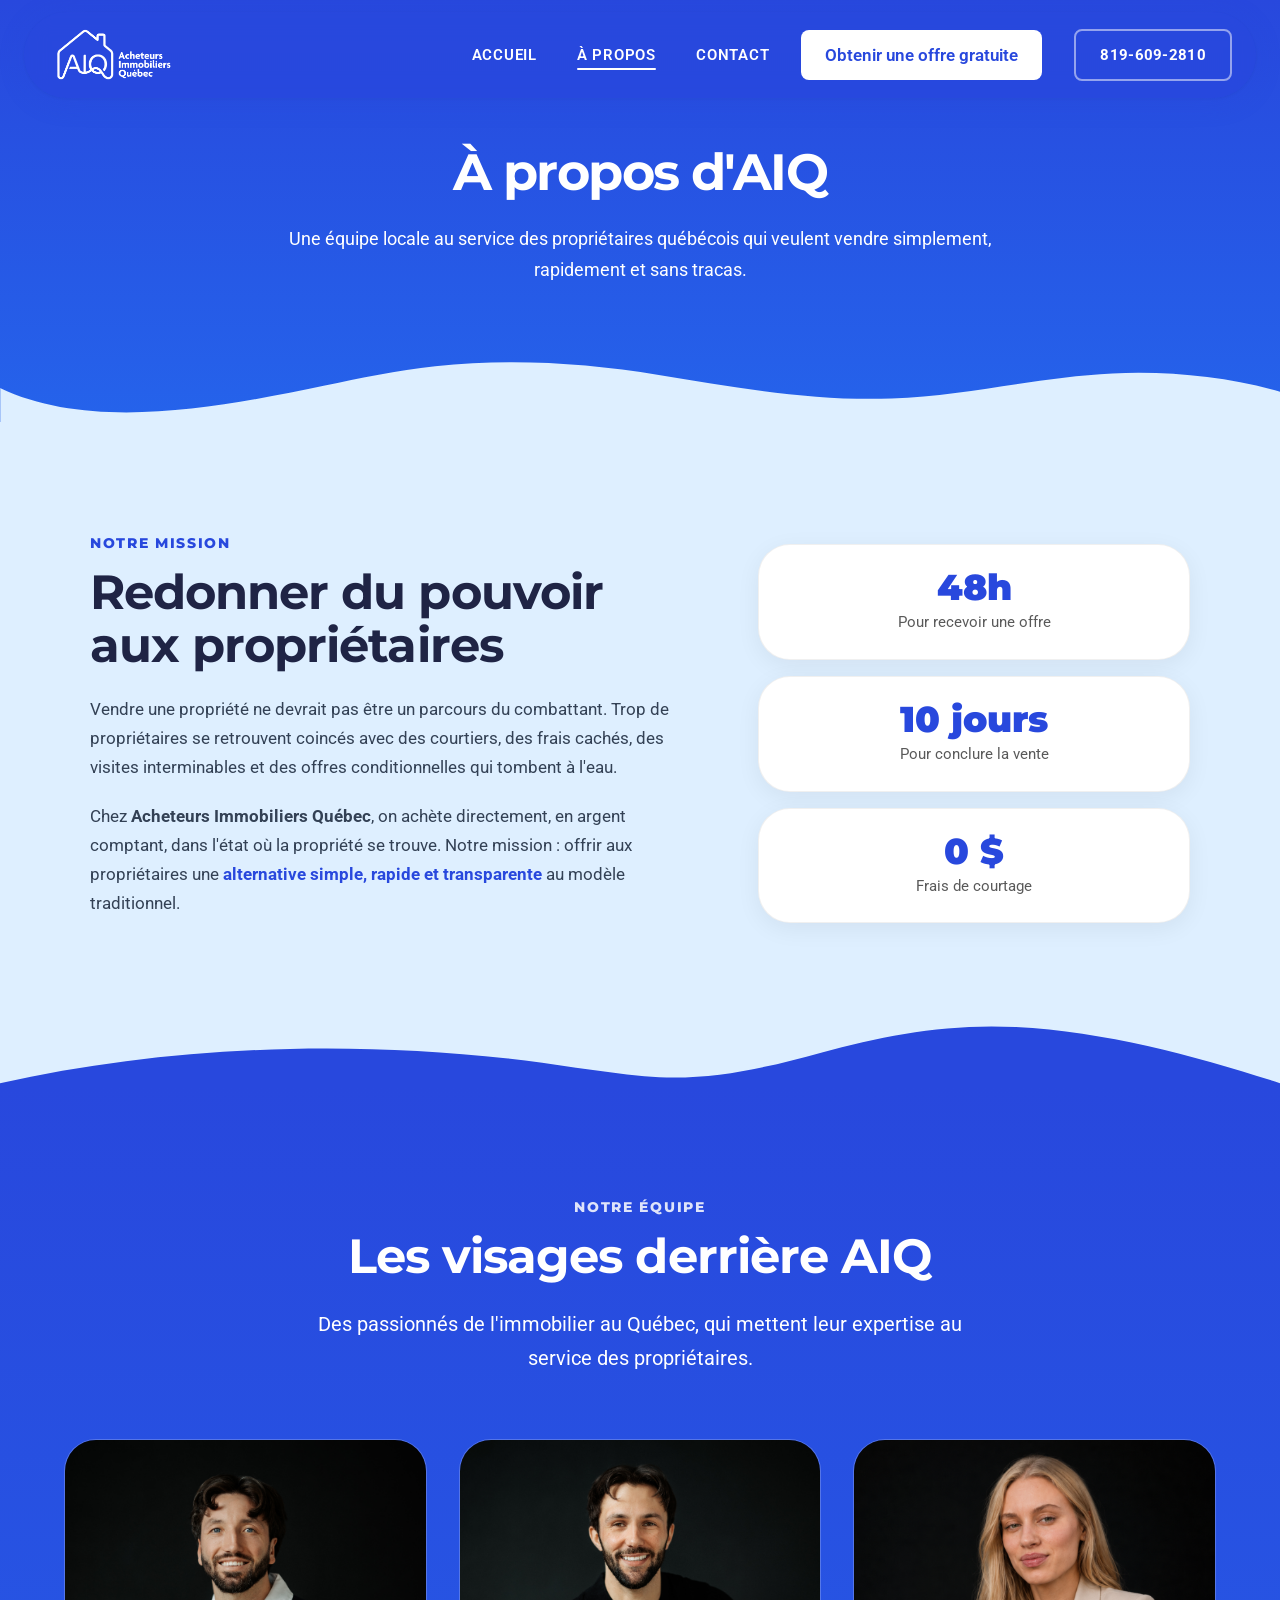
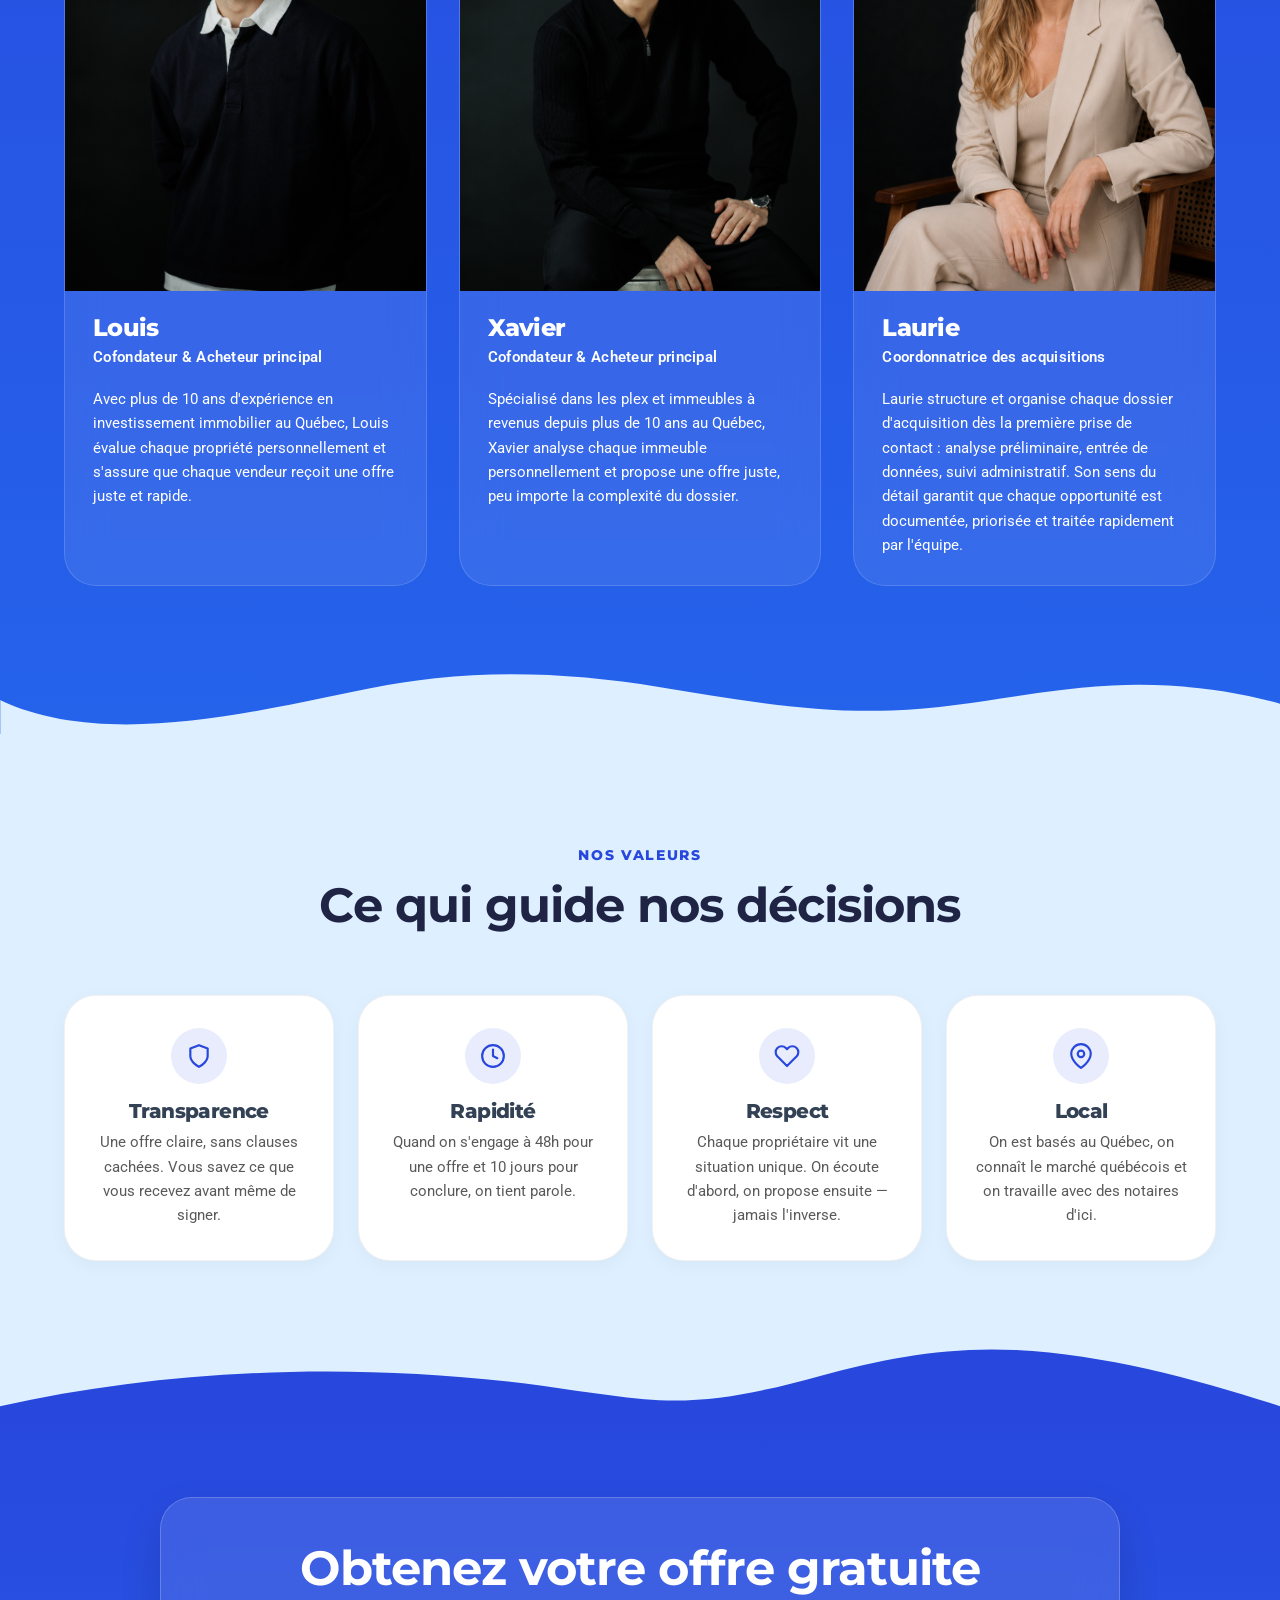
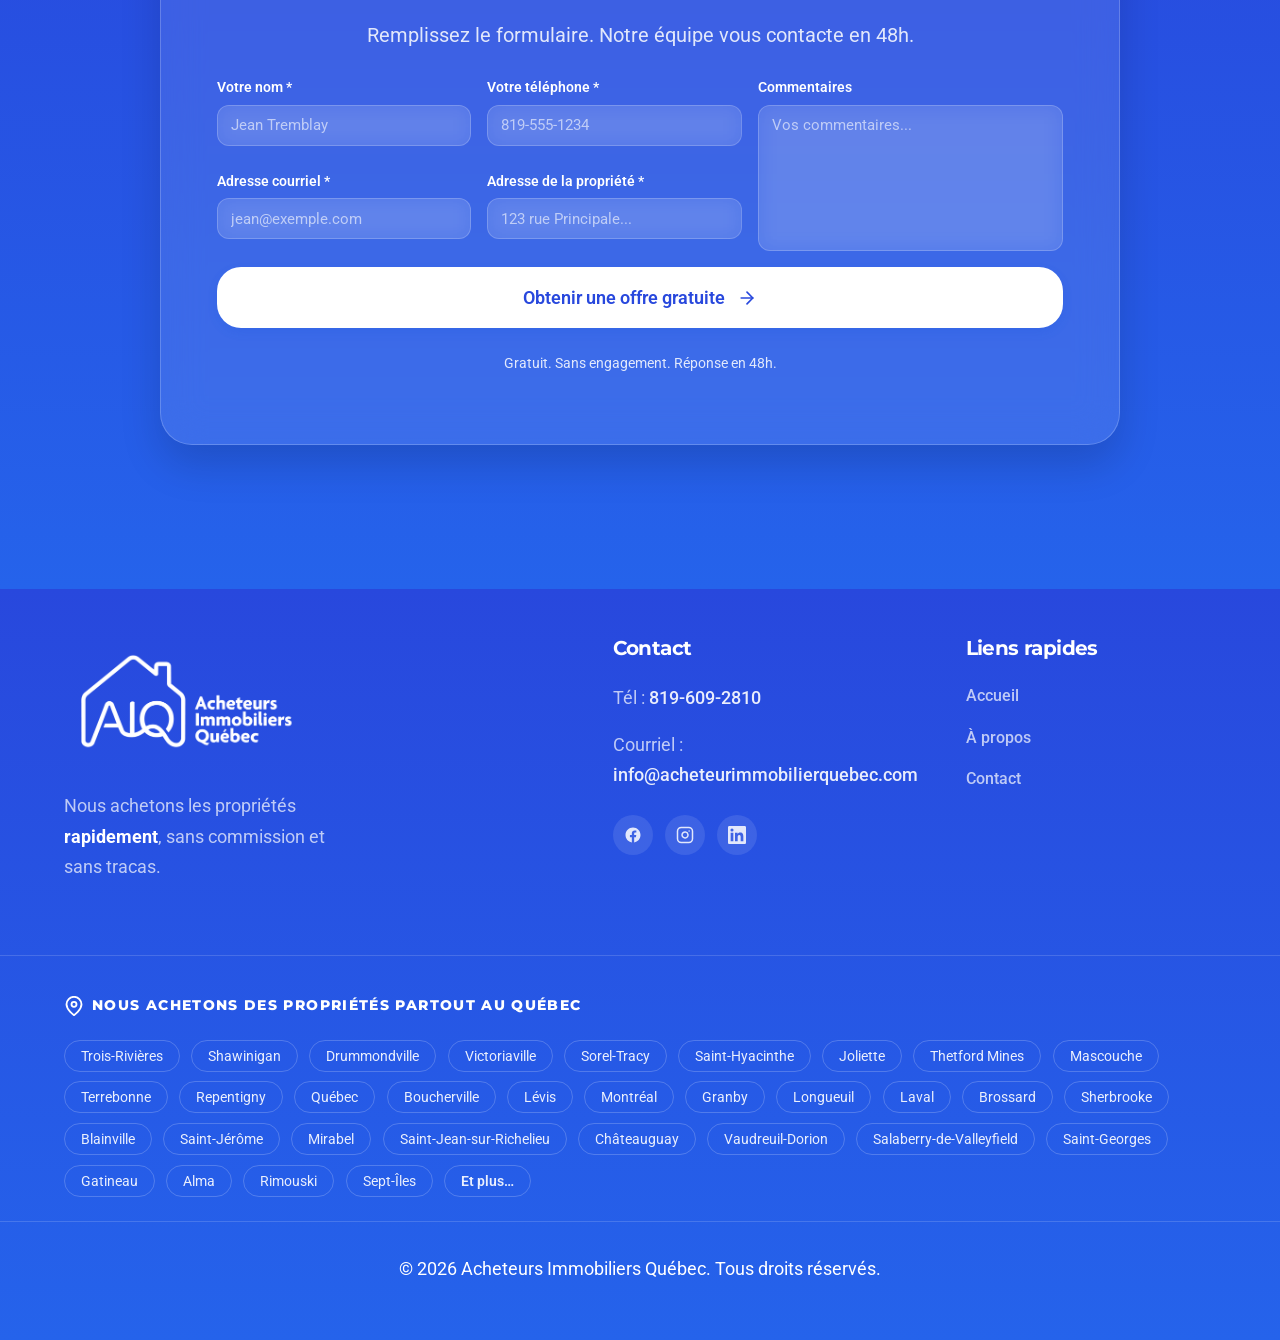
<file: apropos.html>
<!DOCTYPE html>
<html lang="fr">
<head>
    <meta charset="UTF-8">
    <meta name="viewport" content="width=device-width, initial-scale=1.0">
    <link rel="icon" type="image/png" href="assets/images/favicon.png">
    <title>À propos | Acheteurs Immobiliers Québec</title>
    <meta name="description" content="Notre mission, notre équipe et nos valeurs. Acheteurs Immobiliers Québec — vendre votre propriété simplement et rapidement.">

    <!-- Open Graph -->
    <meta property="og:title" content="À propos | Acheteurs Immobiliers Québec">
    <meta property="og:description" content="Notre mission, notre équipe et nos valeurs.">
    <meta property="og:type" content="website">

    <!-- Fonts from Brand Guidelines -->
    <link rel="preconnect" href="https://fonts.googleapis.com" />
    <link rel="preconnect" href="https://fonts.gstatic.com" crossorigin />
    <link href="https://fonts.googleapis.com/css2?family=Fraunces:ital,opsz,wght@1,9..144,400;1,9..144,500&family=Montserrat:wght@700;800;900&family=Roboto:wght@300;400;500;700&display=swap" rel="stylesheet" />

    <!-- CSS -->
    <link rel="stylesheet" href="assets/css/style.css">
</head>
<body>

    <!-- Header fixe -->
    <header class="site-header">
        <div class="container header-container">
            <a href="index.html" class="logo">
                <img src="assets/images/AIQ-TEXTE-BLANC_f4b2300d.png" alt="Acheteurs Immobiliers Québec" height="60">
            </a>

            <button class="mobile-menu-toggle" aria-label="Ouvrir le menu">
                <span></span>
                <span></span>
                <span></span>
            </button>

            <nav class="main-nav">
                <ul>
                    <li><a href="index.html">Accueil</a></li>
                    <li><a href="apropos.html" class="active">À propos</a></li>
                    <li><a href="index.html#footer">Contact</a></li>
                </ul>
                <a href="#formulaire" class="mobile-cta">Obtenir une offre gratuite</a>
            </nav>

            <a href="#formulaire" class="btn header-cta desktop-only">Obtenir une offre gratuite</a>
            <a href="tel:8196092810" class="btn header-phone-btn desktop-only">819-609-2810</a>
        </div>
    </header>

    <main>
        <!-- Page header / intro -->
        <section class="page-hero bg-primary section-with-wave">
            <div class="container">
                <div class="page-hero-content text-center">
                    <h1 class="section-title">À propos d'AIQ</h1>
                    <p class="subtitle">Une équipe locale au service des propriétaires québécois qui veulent vendre simplement, rapidement et sans tracas.</p>
                </div>
            </div>
            <div class="shape-divider-bottom">
                <svg data-name="Layer 1" xmlns="http://www.w3.org/2000/svg" viewBox="0 0 1200 120" preserveAspectRatio="none">
                    <path d="M0,0V46.29c47.79,22.2,103.59,32.17,158,28,70.36-5.37,136.33-33.31,206.8-37.5C438.64,32.43,512.34,53.67,583,72.05c69.27,18,138.3,24.88,209.4,13.08,36.15-6,69.85-17.84,104.45-29.34C989.49,25,1113-14.29,1200,52.47V0Z" class="shape-fill-light"></path>
                </svg>
            </div>
        </section>

        <!-- Mission -->
        <section id="mission" class="section-padding bg-light section-with-wave wave-flip">
            <div class="container">
                <div class="mission-wrapper">
                    <div class="mission-text">
                        <span class="eyebrow">Notre mission</span>
                        <h2 class="section-title">Redonner du pouvoir aux propriétaires</h2>
                        <p>Vendre une propriété ne devrait pas être un parcours du combattant. Trop de propriétaires se retrouvent coincés avec des courtiers, des frais cachés, des visites interminables et des offres conditionnelles qui tombent à l'eau.</p>
                        <p>Chez <strong>Acheteurs Immobiliers Québec</strong>, on achète directement, en argent comptant, dans l'état où la propriété se trouve. Notre mission : offrir aux propriétaires une <span class="highlight">alternative simple, rapide et transparente</span> au modèle traditionnel.</p>
                    </div>
                    <div class="mission-stats">
                        <div class="mission-stat">
                            <div class="mission-stat-value">48h</div>
                            <div class="mission-stat-label">Pour recevoir une offre</div>
                        </div>
                        <div class="mission-stat">
                            <div class="mission-stat-value">10 jours</div>
                            <div class="mission-stat-label">Pour conclure la vente</div>
                        </div>
                        <div class="mission-stat">
                            <div class="mission-stat-value">0 $</div>
                            <div class="mission-stat-label">Frais de courtage</div>
                        </div>
                    </div>
                </div>
            </div>
            <div class="shape-divider-bottom">
                <svg data-name="Layer 1" xmlns="http://www.w3.org/2000/svg" viewBox="0 0 1200 120" preserveAspectRatio="none">
                    <path d="M0,0V5.63C149.93,59,314.09,71.32,475.83,42.57c43-7.64,84.23-20.12,127.61-26.46,59-8.63,112.48,12.24,165.56,35.4C827.93,77.22,886,95.24,951.2,90c86.53-7,172.46-45.71,248.8-84.81V0Z" class="shape-fill-primary"></path>
                </svg>
            </div>
        </section>

        <!-- Équipe -->
        <section id="equipe" class="section-padding bg-primary section-with-wave">
            <div class="container">
                <div class="section-header text-center">
                    <span class="eyebrow eyebrow-light">Notre équipe</span>
                    <h2 class="section-title">Les visages derrière AIQ</h2>
                    <p class="subtitle">Des passionnés de l'immobilier au Québec, qui mettent leur expertise au service des propriétaires.</p>
                </div>

                <div class="team-grid">
                    <div class="team-member">
                        <div class="team-photo">
                            <img src="assets/images/Photo-louis.jpg" alt="Louis">
                        </div>
                        <div class="team-info">
                            <h3 class="team-name">Louis</h3>
                            <p class="team-role">Cofondateur & Acheteur principal</p>
                            <p class="team-bio">Avec plus de 10 ans d'expérience en investissement immobilier au Québec, Louis évalue chaque propriété personnellement et s'assure que chaque vendeur reçoit une offre juste et rapide.</p>
                        </div>
                    </div>

                    <div class="team-member">
                        <div class="team-photo">
                            <img src="assets/images/Photo-xav.jpg" alt="Xavier">
                        </div>
                        <div class="team-info">
                            <h3 class="team-name">Xavier</h3>
                            <p class="team-role">Cofondateur & Acheteur principal</p>
                            <p class="team-bio">Spécialisé dans les plex et immeubles à revenus depuis plus de 10 ans au Québec, Xavier analyse chaque immeuble personnellement et propose une offre juste, peu importe la complexité du dossier.</p>
                        </div>
                    </div>

                    <div class="team-member">
                        <div class="team-photo">
                            <img src="assets/images/Faux-Photo-Laurie.png" alt="Laurie">
                        </div>
                        <div class="team-info">
                            <h3 class="team-name">Laurie</h3>
                            <p class="team-role">Coordonnatrice des acquisitions</p>
                            <p class="team-bio">Laurie structure et organise chaque dossier d'acquisition dès la première prise de contact : analyse préliminaire, entrée de données, suivi administratif. Son sens du détail garantit que chaque opportunité est documentée, priorisée et traitée rapidement par l'équipe.</p>
                        </div>
                    </div>
                </div>
            </div>
            <div class="shape-divider-bottom">
                <svg data-name="Layer 1" xmlns="http://www.w3.org/2000/svg" viewBox="0 0 1200 120" preserveAspectRatio="none">
                    <path d="M0,0V46.29c47.79,22.2,103.59,32.17,158,28,70.36-5.37,136.33-33.31,206.8-37.5C438.64,32.43,512.34,53.67,583,72.05c69.27,18,138.3,24.88,209.4,13.08,36.15-6,69.85-17.84,104.45-29.34C989.49,25,1113-14.29,1200,52.47V0Z" class="shape-fill-light"></path>
                </svg>
            </div>
        </section>

        <!-- Valeurs -->
        <section id="valeurs" class="section-padding bg-light section-with-wave wave-flip">
            <div class="container">
                <div class="section-header text-center">
                    <span class="eyebrow">Nos valeurs</span>
                    <h2 class="section-title">Ce qui guide nos décisions</h2>
                </div>

                <div class="values-grid">
                    <div class="value-card">
                        <div class="value-icon">
                            <svg xmlns="http://www.w3.org/2000/svg" viewBox="0 0 24 24" fill="none" stroke="currentColor" stroke-width="2" stroke-linecap="round" stroke-linejoin="round"><path d="M12 22s8-4 8-10V5l-8-3-8 3v7c0 6 8 10 8 10z"/></svg>
                        </div>
                        <h3>Transparence</h3>
                        <p>Une offre claire, sans clauses cachées. Vous savez ce que vous recevez avant même de signer.</p>
                    </div>

                    <div class="value-card">
                        <div class="value-icon">
                            <svg xmlns="http://www.w3.org/2000/svg" viewBox="0 0 24 24" fill="none" stroke="currentColor" stroke-width="2" stroke-linecap="round" stroke-linejoin="round"><circle cx="12" cy="12" r="10"/><polyline points="12 6 12 12 16 14"/></svg>
                        </div>
                        <h3>Rapidité</h3>
                        <p>Quand on s'engage à 48h pour une offre et 10 jours pour conclure, on tient parole.</p>
                    </div>

                    <div class="value-card">
                        <div class="value-icon">
                            <svg xmlns="http://www.w3.org/2000/svg" viewBox="0 0 24 24" fill="none" stroke="currentColor" stroke-width="2" stroke-linecap="round" stroke-linejoin="round"><path d="M20.84 4.61a5.5 5.5 0 0 0-7.78 0L12 5.67l-1.06-1.06a5.5 5.5 0 0 0-7.78 7.78l1.06 1.06L12 21.23l7.78-7.78 1.06-1.06a5.5 5.5 0 0 0 0-7.78z"/></svg>
                        </div>
                        <h3>Respect</h3>
                        <p>Chaque propriétaire vit une situation unique. On écoute d'abord, on propose ensuite — jamais l'inverse.</p>
                    </div>

                    <div class="value-card">
                        <div class="value-icon">
                            <svg xmlns="http://www.w3.org/2000/svg" viewBox="0 0 24 24" fill="none" stroke="currentColor" stroke-width="2" stroke-linecap="round" stroke-linejoin="round"><path d="M21 10c0 7-9 13-9 13s-9-6-9-13a9 9 0 0 1 18 0z"/><circle cx="12" cy="10" r="3"/></svg>
                        </div>
                        <h3>Local</h3>
                        <p>On est basés au Québec, on connaît le marché québécois et on travaille avec des notaires d'ici.</p>
                    </div>
                </div>
            </div>
            <div class="shape-divider-bottom">
                <svg data-name="Layer 1" xmlns="http://www.w3.org/2000/svg" viewBox="0 0 1200 120" preserveAspectRatio="none">
                    <path d="M0,0V5.63C149.93,59,314.09,71.32,475.83,42.57c43-7.64,84.23-20.12,127.61-26.46,59-8.63,112.48,12.24,165.56,35.4C827.93,77.22,886,95.24,951.2,90c86.53-7,172.46-45.71,248.8-84.81V0Z" class="shape-fill-primary"></path>
                </svg>
            </div>
        </section>

        <!-- Formulaire -->
        <section id="formulaire" class="bg-primary">
            <div class="container form-container">
                <div class="form-wrapper form-wrapper--no-image shadow-xl">
                    <div class="form-content-side">
                        <div class="section-header text-center">
                            <h2 class="section-title">Obtenez votre offre gratuite</h2>
                            <p class="subtitle">Remplissez le formulaire. Notre équipe vous contacte en 48h.</p>
                        </div>

                        <form id="contact-form" class="contact-form" novalidate>
                            <div class="form-grid-compact">
                                <div class="form-group">
                                    <label for="nom">Votre nom *</label>
                                    <input type="text" id="nom" name="nom" required placeholder="Jean Tremblay">
                                </div>
                                <div class="form-group">
                                    <label for="telephone">Votre téléphone *</label>
                                    <input type="tel" id="telephone" name="telephone" required placeholder="819-555-1234">
                                </div>
                                <div class="form-group comments-group">
                                    <label for="commentaires">Commentaires</label>
                                    <textarea id="commentaires" name="commentaires" placeholder="Vos commentaires..."></textarea>
                                </div>
                                <div class="form-group">
                                    <label for="courriel">Adresse courriel *</label>
                                    <input type="email" id="courriel" name="courriel" required placeholder="jean@exemple.com">
                                </div>
                                <div class="form-group">
                                    <label for="adresse">Adresse de la propriété *</label>
                                    <input type="text" id="adresse" name="adresse" required placeholder="123 rue Principale...">
                                </div>
                            </div>

                            <button type="submit" id="btn-submit" class="btn btn-primary btn-block btn-submit group">
                                <span class="btn-text">Obtenir une offre gratuite</span>
                                <span class="btn-icon-wrapper">
                                    <svg xmlns="http://www.w3.org/2000/svg" viewBox="0 0 24 24" fill="none" stroke="currentColor" stroke-width="2" stroke-linecap="round" stroke-linejoin="round"><line x1="5" y1="12" x2="19" y2="12"></line><polyline points="12 5 19 12 12 19"></polyline></svg>
                                </span>
                            </button>
                            <p class="form-mentions text-center">Gratuit. Sans engagement. Réponse en 48h.</p>

                            <div id="form-success" class="form-feedback form-feedback--success" style="display:none;">
                                Merci! Notre équipe vous contacte dans les 48h.
                            </div>
                            <div id="form-error" class="form-feedback form-feedback--error" style="display:none;">
                                Une erreur s'est produite. Appelez-nous au <a href="tel:8196092810">819-609-2810</a>.
                            </div>
                        </form>
                    </div>
                </div>
            </div>
        </section>

        <!-- Modal de succès (Popup) -->
        <div id="success-modal" class="modal-overlay" style="display: none;">
            <div class="modal-content">
                <button class="modal-close" aria-label="Fermer">&times;</button>
                <div class="modal-icon">
                    <svg xmlns="http://www.w3.org/2000/svg" viewBox="0 0 24 24" fill="none" stroke="currentColor" stroke-width="2" stroke-linecap="round" stroke-linejoin="round"><path d="M22 11.08V12a10 10 0 1 1-5.93-9.14"></path><polyline points="22 4 12 14.01 9 11.01"></polyline></svg>
                </div>
                <h3>Merci pour votre demande!</h3>
                <p>Notre équipe a bien reçu vos informations. Un expert vous contactera d'ici <strong>48 heures</strong> avec votre offre sans engagement.</p>
                <button class="btn btn-primary btn-block modal-btn-close">Retourner au site</button>
            </div>
        </div>

    </main>

    <!-- Footer -->
    <footer id="footer" class="site-footer">
        <div class="container footer-container">
            <div class="footer-brand">
                <img src="assets/images/AIQ-TEXTE-BLANC_f4b2300d.png" alt="Acheteurs Immobiliers Québec" class="footer-logo-img">
                <p class="footer-tagline">Nous achetons les propriétés <span class="highlight">rapidement</span>, sans commission et sans tracas.</p>
            </div>

            <div class="footer-contact">
                <h3>Contact</h3>
                <p>Tél : <a href="tel:8196092810">819-609-2810</a></p>
                <p>Courriel : <a href="mailto:info@acheteurimmobilierquebec.com">info@acheteurimmobilierquebec.com</a></p>
                <div class="footer-social">
                    <a href="#" aria-label="Facebook" class="social-icon" target="_blank" rel="noopener">
                        <svg xmlns="http://www.w3.org/2000/svg" viewBox="0 0 24 24" fill="currentColor" aria-hidden="true"><path d="M22 12c0-5.523-4.477-10-10-10S2 6.477 2 12c0 4.991 3.657 9.128 8.438 9.878v-6.987h-2.54V12h2.54V9.797c0-2.506 1.492-3.89 3.777-3.89 1.094 0 2.238.195 2.238.195v2.46h-1.26c-1.243 0-1.63.771-1.63 1.562V12h2.773l-.443 2.89h-2.33v6.988C18.343 21.128 22 16.991 22 12z"/></svg>
                    </a>
                    <a href="#" aria-label="Instagram" class="social-icon" target="_blank" rel="noopener">
                        <svg xmlns="http://www.w3.org/2000/svg" viewBox="0 0 24 24" fill="none" stroke="currentColor" stroke-width="2" stroke-linecap="round" stroke-linejoin="round" aria-hidden="true"><rect x="2" y="2" width="20" height="20" rx="5" ry="5"/><path d="M16 11.37A4 4 0 1 1 12.63 8 4 4 0 0 1 16 11.37z"/><line x1="17.5" y1="6.5" x2="17.51" y2="6.5"/></svg>
                    </a>
                    <a href="#" aria-label="LinkedIn" class="social-icon" target="_blank" rel="noopener">
                        <svg xmlns="http://www.w3.org/2000/svg" viewBox="0 0 24 24" fill="currentColor" aria-hidden="true"><path d="M20.447 20.452h-3.554v-5.569c0-1.328-.027-3.037-1.852-3.037-1.853 0-2.136 1.445-2.136 2.939v5.667H9.351V9h3.414v1.561h.046c.477-.9 1.637-1.85 3.37-1.85 3.601 0 4.267 2.37 4.267 5.455v6.286zM5.337 7.433a2.062 2.062 0 0 1-2.063-2.065 2.063 2.063 0 1 1 2.063 2.065zm1.782 13.019H3.555V9h3.564v11.452zM22.225 0H1.771C.792 0 0 .774 0 1.729v20.542C0 23.227.792 24 1.771 24h20.451C23.2 24 24 23.227 24 22.271V1.729C24 .774 23.2 0 22.222 0h.003z"/></svg>
                    </a>
                </div>
            </div>

            <div class="footer-links">
                <h3>Liens rapides</h3>
                <ul>
                    <li><a href="index.html">Accueil</a></li>
                    <li><a href="apropos.html">À propos</a></li>
                    <li><a href="index.html#formulaire">Contact</a></li>
                </ul>
            </div>
        </div>

        <div class="footer-cities">
            <div class="container">
                <h3 class="footer-cities-title"><svg xmlns="http://www.w3.org/2000/svg" viewBox="0 0 24 24" fill="none" stroke="currentColor" stroke-width="2.2" stroke-linecap="round" stroke-linejoin="round" aria-hidden="true"><path d="M21 10c0 7-9 13-9 13s-9-6-9-13a9 9 0 0 1 18 0z"/><circle cx="12" cy="10" r="3"/></svg>Nous achetons des propriétés partout au Québec</h3>
                <ul class="footer-cities-list">
                    <li><a href="#formulaire">Trois-Rivières</a></li>
                    <li><a href="#formulaire">Shawinigan</a></li>
                    <li><a href="#formulaire">Drummondville</a></li>
                    <li><a href="#formulaire">Victoriaville</a></li>
                    <li><a href="#formulaire">Sorel-Tracy</a></li>
                    <li><a href="#formulaire">Saint-Hyacinthe</a></li>
                    <li><a href="#formulaire">Joliette</a></li>
                    <li><a href="#formulaire">Thetford Mines</a></li>
                    <li><a href="#formulaire">Mascouche</a></li>
                    <li><a href="#formulaire">Terrebonne</a></li>
                    <li><a href="#formulaire">Repentigny</a></li>
                    <li><a href="#formulaire">Québec</a></li>
                    <li><a href="#formulaire">Boucherville</a></li>
                    <li><a href="#formulaire">Lévis</a></li>
                    <li><a href="#formulaire">Montréal</a></li>
                    <li><a href="#formulaire">Granby</a></li>
                    <li><a href="#formulaire">Longueuil</a></li>
                    <li><a href="#formulaire">Laval</a></li>
                    <li><a href="#formulaire">Brossard</a></li>
                    <li><a href="#formulaire">Sherbrooke</a></li>
                    <li><a href="#formulaire">Blainville</a></li>
                    <li><a href="#formulaire">Saint-Jérôme</a></li>
                    <li><a href="#formulaire">Mirabel</a></li>
                    <li><a href="#formulaire">Saint-Jean-sur-Richelieu</a></li>
                    <li><a href="#formulaire">Châteauguay</a></li>
                    <li><a href="#formulaire">Vaudreuil-Dorion</a></li>
                    <li><a href="#formulaire">Salaberry-de-Valleyfield</a></li>
                    <li><a href="#formulaire">Saint-Georges</a></li>
                    <li><a href="#formulaire">Gatineau</a></li>
                    <li><a href="#formulaire">Alma</a></li>
                    <li><a href="#formulaire">Rimouski</a></li>
                    <li><a href="#formulaire">Sept-Îles</a></li>
                    <li><a href="#formulaire" class="cities-more">Et plus…</a></li>
                </ul>
            </div>
        </div>

        <div class="footer-bottom">
            <div class="container">
                <p>&copy; <span id="current-year">2026</span> Acheteurs Immobiliers Québec. Tous droits réservés.</p>
            </div>
        </div>
    </footer>

    <!-- Scripts -->
    <script src="assets/js/main.js"></script>
</body>
</html>
</file>
<file: assets/css/style.css>
/* ==========================================================================
   Variables & Reset (High-End Agency Style)
   ========================================================================== */
:root {
    /* Charte Graphique AIQ */
    --color-primary: #2848dd; /* Bright Blue */
    --color-primary-hover: #1f2445; /* Dark Blue */
    --color-primary-light: #deefff; /* Light Ice Blue */
    --color-white: #ffffff;
    --color-light: #deefff; /* Light Ice Blue (for background waves) */
    --color-dark: #1f2445; /* Dark Blue from brand */
    --color-surface: #d7d8d8; /* Light Grey from brand */
    
    /* Couleurs de texte */
    --color-text-main: #334155; 
    --color-text-heading: #1f2445; /* Dark Blue */
    --color-text-muted: #64748B; 
    
    /* Typographie */
    --font-heading: 'Montserrat', system-ui, sans-serif;
    --font-body: 'Roboto', system-ui, sans-serif;
    
    /* Espacements (Massive Whitespace) */
    --spacing-sm: 1.5rem;
    --spacing-md: 3rem;
    --spacing-lg: clamp(4rem, 8vh, 6rem);
    --spacing-xl: clamp(6rem, 12vh, 10rem);
    
    /* Divers */
    --border-radius-sm: 0.75rem;
    --border-radius: 1.5rem; /* 24px - Double-Bezel inner */
    --border-radius-lg: 2rem; /* 32px - Double-Bezel outer */
    
    /* Ombres (Ultra-douces, diffuses, premium) */
    --shadow-sm: 0 2px 8px -2px rgba(2, 6, 23, 0.05);
    --shadow: 0 10px 30px -5px rgba(2, 6, 23, 0.05), 0 4px 10px -5px rgba(2, 6, 23, 0.02);
    --shadow-lg: 0 20px 40px -10px rgba(2, 6, 23, 0.08), 0 10px 20px -10px rgba(2, 6, 23, 0.04);
    --shadow-xl: 0 30px 60px -15px rgba(26, 86, 219, 0.15), 0 15px 30px -15px rgba(26, 86, 219, 0.1);
    
    /* Transitions (Physics-based) */
    --transition-fluid: all 0.7s cubic-bezier(0.32, 0.72, 0, 1);
    --transition-fast: all 0.3s cubic-bezier(0.32, 0.72, 0, 1);
}

* {
    margin: 0;
    padding: 0;
    box-sizing: border-box;
}

html {
    scroll-behavior: smooth;
}

body {
    font-family: var(--font-body);
    color: var(--color-text-main);
    background-color: var(--color-white);
    line-height: 1.6;
    font-size: 16px;
    overflow-x: hidden;
    -webkit-font-smoothing: antialiased;
}

/* ==========================================================================
   Typographie & Utilitaires
   ========================================================================== */
h1, h2, h3, h4, h5, h6 {
    font-family: var(--font-heading);
    color: var(--color-text-heading);
    line-height: 1.1;
    font-weight: 700;
    letter-spacing: -0.03em; /* Plus serrÃ© pour un look premium */
}

h1 { 
    font-size: clamp(2.5rem, 4vw, 3.5rem); /* Taille contrÃ´lÃ©e pour tenir sur 2 lignes */
    margin-bottom: 1.5rem; 
    line-height: 1.1;
    letter-spacing: -0.03em;
}

h2 { 
    font-size: clamp(2rem, 4vw, 3rem); 
    margin-bottom: 1.5rem; 
    letter-spacing: -0.02em;
}

h3 { 
    font-size: 1.5rem; 
    margin-bottom: 1rem; 
}

p {
    margin-bottom: 1.5rem;
    font-size: 1.125rem; /* Texte de base plus grand et lisible */
    color: var(--color-text-main);
    line-height: 1.7;
}

a {
    color: var(--color-primary);
    text-decoration: none;
    transition: color 0.2s ease;
}

a:hover {
    color: var(--color-primary-hover);
}

img {
    max-width: 100%;
    height: auto;
    display: block;
}

.container {
    width: 100%;
    max-width: 1600px; /* Ã‰largi pour les grands Ã©crans (32 pouces) */
    margin: 0 auto;
    padding: 0 clamp(1.5rem, 5vw, 6rem); /* Padding dynamique : moins sur grand Ã©cran, plus sur petit */
}

.section-padding {
    padding: var(--spacing-xl) 0;
}

.bg-light {
    background-color: var(--color-light);
}

.bg-primary {
    background: linear-gradient(to bottom, var(--color-primary) 0%, #2563EB 100%);
    color: rgba(255, 255, 255, 0.85);
}

.bg-primary h1, .bg-primary h2, .bg-primary h3, .bg-primary .section-title {
    color: var(--color-white);
}

.bg-primary p, .bg-primary span, .bg-primary .subtitle {
    color: rgba(255, 255, 255, 0.85);
}

/* Glassmorphism pour les Ã©lÃ©ments dans les sections bleues */
.bg-primary .step,
.bg-primary .property-item {
    background: rgba(255, 255, 255, 0.08);
    backdrop-filter: blur(20px);
    -webkit-backdrop-filter: blur(20px);
    border: 1px solid rgba(255, 255, 255, 0.15);
    box-shadow: 0 10px 30px rgba(0, 0, 0, 0.05);
}

.bg-primary .step:hover,
.bg-primary .property-item:hover {
    background: rgba(255, 255, 255, 0.12);
    border-color: rgba(255, 255, 255, 0.3);
    transform: translateY(-5px);
    box-shadow: 0 20px 40px rgba(0, 0, 0, 0.1);
}

.bg-primary .step-number {
    background: rgba(255, 255, 255, 0.15);
    color: var(--color-white);
    box-shadow: none;
    border: 1px solid rgba(255, 255, 255, 0.2);
}

.bg-primary .step::before {
    color: rgba(255, 255, 255, 0.018);
}

.bg-primary .property-icon {
    background: rgba(255, 255, 255, 0.15);
}

.bg-primary .property-icon svg {
    color: var(--color-white);
}

/* Garder le formulaire lisible */
.bg-primary .form-wrapper h2,
.bg-primary .form-wrapper label {
    color: var(--color-text-heading);
}
.bg-primary .form-wrapper p {
    color: var(--color-text-muted);
}

.text-center { text-align: center; }
.text-left { text-align: left; }
.mt-medium { margin-top: var(--spacing-md); }
.mt-large { margin-top: var(--spacing-lg); }
.mb-medium { margin-bottom: var(--spacing-md); }
.mb-large { margin-bottom: var(--spacing-lg); }

.shadow-lg { box-shadow: var(--shadow-lg); }
.shadow-xl { box-shadow: var(--shadow-xl); }

/* Le mot "rapide" mis en Ã©vidence */
.highlight {
    color: var(--color-primary);
    font-weight: 800;
}

/* CTA mobile cache sur desktop */
.mobile-cta {
    display: none;
}

/* ==========================================================================
   Boutons (CTA) - Style Ã‰ditorial Haut de Gamme
   ========================================================================== */
.btn {
    display: inline-flex;
    align-items: center;
    justify-content: center;
    padding: 1rem 2rem;
    border-radius: 0.5rem; /* Coins lÃ©gÃ¨rement arrondis, plus sÃ©rieux */
    font-weight: 600;
    text-align: center;
    cursor: pointer;
    transition: all 0.3s cubic-bezier(0.25, 1, 0.5, 1);
    border: none;
    font-size: 1.05rem;
    font-family: var(--font-body);
    width: 100%;
    gap: 0.75rem;
    position: relative;
    overflow: hidden;
}

@media (min-width: 768px) {
    .btn {
        width: auto;
    }
}

.btn-primary {
    background-color: var(--color-primary); /* Couleur unie, pas de dÃ©gradÃ© */
    color: var(--color-white);
    box-shadow: 0 4px 10px rgba(26, 86, 219, 0.2);
}

.btn-primary:hover {
    background-color: var(--color-primary-hover);
    color: var(--color-white); /* Force le texte en blanc pour Ã©viter le conflit avec a:hover */
    transform: translateY(-2px);
    box-shadow: 0 8px 20px rgba(26, 86, 219, 0.3);
}

/* IcÃ´ne simple et Ã©lÃ©gante */
.btn-icon-wrapper {
    display: flex;
    align-items: center;
    justify-content: center;
    transition: transform 0.3s ease;
}

.btn-icon-wrapper svg {
    width: 20px;
    height: 20px;
    transition: transform 0.3s ease;
}

.btn:hover .btn-icon-wrapper {
    transform: translateX(4px);
}

.btn-wide {
    min-width: min(100%, 600px);
    padding: 1.25rem 3rem;
    font-size: 1.2rem;
}

.btn-outline {
    background: transparent;
    color: var(--color-primary);
    border: 2px solid var(--color-primary);
}

.btn-outline:hover {
    background: var(--color-primary);
    color: var(--color-white);
}

.btn-large {
    padding: 1.125rem 2.5rem;
    font-size: 1.125rem;
    width: 100%;
    max-width: 380px;
}

.btn-block {
    display: flex;
    width: 100%;
    max-width: none;
}

/* ==========================================================================
   Header & Navigation
   ========================================================================== */
.site-header {
    position: fixed;
    top: 0;
    left: 0;
    width: 100%;
    z-index: 1000;
    padding: 0.75rem 1.5rem;
    transition: all 0.3s ease;
}

.header-container {
    display: flex;
    align-items: center;
    gap: 2rem;
    background-color: rgba(40, 72, 221, 0.85);
    backdrop-filter: blur(12px);
    -webkit-backdrop-filter: blur(12px);
    border-radius: 100px;
    padding: 0.5rem 1.5rem;
    box-shadow: 0 4px 24px rgba(40, 72, 221, 0.25), 0 1px 4px rgba(0, 0, 0, 0.06);
    transition: all 0.3s ease;
}

.site-header.scrolled .header-container {
    box-shadow: 0 4px 30px rgba(40, 72, 221, 0.3), 0 1px 6px rgba(0, 0, 0, 0.08);
}

.logo {
    margin-right: auto;
}

.logo img {
    height: 70px;
    width: auto;
    display: block;
}

.main-nav ul {
    display: flex;
    list-style: none;
    gap: 2.5rem;
}

.main-nav a {
    color: var(--color-white);
    font-weight: 600;
    font-size: 0.95rem;
    text-transform: uppercase;
    letter-spacing: 0.05em;
}

.main-nav a:hover {
    color: rgba(255, 255, 255, 0.7);
}

.header-phone-btn {
    background-color: transparent;
    color: var(--color-white);
    border: 2px solid rgba(255, 255, 255, 0.5);
    font-weight: 700;
    font-size: 0.95rem;
    letter-spacing: 0.02em;
    padding: 0.75rem 1.5rem;
}

.header-phone-btn:hover {
    background-color: var(--color-white);
    color: var(--color-primary);
    border-color: var(--color-white);
}

.mobile-menu-toggle {
    display: none;
    background: none;
    border: none;
    cursor: pointer;
    padding: 0.5rem;
}

.mobile-menu-toggle span {
    display: block;
    width: 24px;
    height: 2px;
    background-color: var(--color-white); /* Hamburger blanc par dÃ©faut */
    margin-bottom: 6px;
    border-radius: 2px;
    transition: 0.3s;
}


/* Bouton CTA Header - InversÃ© pour le fond bleu */
.header-cta {
    background-color: var(--color-white);
    color: var(--color-primary);
    padding: 0.75rem 1.5rem;
}
.header-cta:hover {
    background-color: var(--color-light);
    color: var(--color-primary-hover);
}

/* ==========================================================================
   Hero Section (High-End Asymmetrical)
   ========================================================================== */
/* ==========================================================================
   Hero Section (Charte Graphique AIQ)
   ========================================================================== */
.brand-hero {
    padding-top: 160px; /* Plus grand pour compenser le header fixe et centrer visuellement */
    padding-bottom: 80px; 
    min-height: 100vh;
    display: flex;
    align-items: center;
    background-color: var(--color-dark);
    position: relative;
    /* overflow: hidden retirÃ© pour permettre Ã  la barre de flotter par-dessus la section suivante */
}

.hero-bg-bw {
    position: absolute;
    inset: 0;
    width: 100%;
    height: 100%;
    z-index: 0;
    background-size: cover;
    background-position: center right;
    background-repeat: no-repeat;
}

.hero-bg-bw::after {
    content: '';
    position: absolute;
    inset: 0;
    background: linear-gradient(to right, rgba(31, 36, 69, 0.95) 0%, rgba(31, 36, 69, 0.8) 45%, rgba(31, 36, 69, 0.1) 100%);
    z-index: 1;
}

.brand-hero .hero-container {
    position: relative;
    z-index: 30;
}

.brand-hero .hero-content {
    max-width: 1000px;
    padding: 0;
}

.brand-title {
    font-size: clamp(1.5rem, 2.8vw, 2.8rem);
    font-family: var(--font-heading);
    font-weight: 900;
    letter-spacing: 0.5px;
    line-height: 1.3;
    margin-bottom: 1.5rem;
    text-transform: uppercase;
}

.brand-box-primary {
    background-color: rgba(40, 72, 221, 0.8);
    color: var(--color-white);
    padding: 0.1em 0.4em;
    display: inline;
    box-decoration-break: clone;
    -webkit-box-decoration-break: clone;
}

.brand-subtitle {
    font-size: 1.1rem;
    font-family: var(--font-heading);
    font-weight: 700;
    margin-bottom: 1rem;
    line-height: 1.8;
    letter-spacing: 0.5px;
}

.brand-box-dark {
    background-color: var(--color-white);
    color: var(--color-dark);
    padding: 0.2rem 0.6rem;
    display: inline;
    box-decoration-break: clone;
    -webkit-box-decoration-break: clone;
}

.brand-hook {
    font-size: 1rem;
    font-weight: 700;
    margin-bottom: 2rem;
    font-family: var(--font-heading);
    line-height: 1.8;
}

.brand-box-white {
    background-color: var(--color-white);
    color: var(--color-primary);
    padding: 0.2rem 0.6rem;
    display: inline;
    box-decoration-break: clone;
    -webkit-box-decoration-break: clone;
}

/* Bouton Charte - Assorti au reste du site */
.brand-hero .btn-primary {
    background-color: var(--color-white);
    color: var(--color-primary);
    max-width: 450px; /* Assez large pour rester sur une seule ligne */
    font-weight: 700;
}

.brand-hero .btn-primary:hover {
    background-color: var(--color-light);
    color: var(--color-primary-hover);
}

/* Utilities */
.relative { position: relative; }
.z-10 { z-index: 10; }
.z-30 { z-index: 30; }
.uppercase { text-transform: uppercase; }


/* Animations Premium */
@keyframes float-house {
    0% { transform: translateY(0px); }
    50% { transform: translateY(-15px); }
    100% { transform: translateY(0px); }
}

/* Badges Flottants (Style Agence) */
.floating-badge {
    --badge-scale: 1;
    position: absolute;
    background: rgba(255, 255, 255, 0.85);
    backdrop-filter: blur(16px);
    -webkit-backdrop-filter: blur(16px);
    border: 1px solid rgba(255, 255, 255, 0.8);
    padding: 0.875rem 1.25rem;
    border-radius: 1.25rem;
    display: flex;
    align-items: center;
    gap: 0.875rem;
    box-shadow: 0 15px 35px rgba(2, 6, 23, 0.1);
    z-index: 2;
    animation: float-badge 6s ease-in-out infinite;
}

@media (min-width: 992px) {
    .floating-badge {
        --badge-scale: 0.9; 
    }
    .badge-top-left {
        top: 15%;
        left: 5%; 
    }
    .badge-bottom-right {
        bottom: 35%; /* RemontÃ© pour ne pas toucher le sol */
        right: 0%; 
    }
}

.badge-top-left {
    top: 20%;
    left: 5%;
    animation-delay: 0s;
}

.badge-bottom-right {
    bottom: 30%;
    right: -5%;
    animation-delay: 1.5s; /* DÃ©calage pour ne pas flotter en mÃªme temps */
}

.floating-badge .badge-icon {
    width: 36px;
    height: 36px;
    border-radius: 50%;
    display: flex;
    align-items: center;
    justify-content: center;
    flex-shrink: 0;
}

.floating-badge .badge-icon svg {
    width: 18px;
    height: 18px;
}

.bg-green-light { background-color: #ECFDF5; }
.text-green { color: #059669; }

.bg-blue-light { background-color: var(--color-primary-light); }
.text-blue { color: var(--color-primary); }

.badge-text {
    display: flex;
    flex-direction: column;
}

.badge-title {
    font-family: var(--font-heading);
    font-weight: 700;
    font-size: 0.95rem;
    color: var(--color-text-heading);
    line-height: 1.2;
}

.badge-desc {
    font-size: 0.8rem;
    color: var(--color-text-muted);
    font-weight: 500;
}

@keyframes float-badge {
    0% { transform: scale(var(--badge-scale)) translateY(0px) rotate(0deg); }
    50% { transform: scale(var(--badge-scale)) translateY(-10px) rotate(1deg); }
    100% { transform: scale(var(--badge-scale)) translateY(0px) rotate(0deg); }
}

@media (max-width: 768px) {
    .floating-badge {
        --badge-scale: 0.75; /* Plus petit sur mobile */
    }
    
    .badge-top-left {
        top: -5%;
        left: -5%;
    }
    
    .badge-bottom-right {
        bottom: 25%;
        right: -5%;
    }
}

.image-placeholder {
    width: 100%;
    aspect-ratio: 4/3;
    background: linear-gradient(135deg, #DBEAFE 0%, #BFDBFE 50%, #93C5FD 100%);
    border-radius: var(--border-radius); /* Rayon interne plus petit */
    display: flex;
    align-items: center;
    justify-content: center;
    color: var(--color-primary);
    box-shadow: inset 0 1px 1px rgba(255,255,255,0.5); /* Highlight interne */
    overflow: hidden;
}

.image-placeholder svg {
    width: 80px;
    height: 80px;
    opacity: 0.4;
}

/* ==========================================================================
   Wave Dividers (Alternating)
   ========================================================================== */
.section-with-wave {
    position: relative;
    padding-bottom: calc(var(--spacing-xl) + 40px);
}

.shape-divider-bottom {
    position: absolute;
    bottom: -1px;
    left: 0;
    width: 100%;
    overflow: hidden;
    line-height: 0;
    z-index: 2;
}

.shape-divider-bottom svg {
    position: relative;
    display: block;
    width: calc(100% + 1.3px);
    height: 80px;
    transform: rotate(180deg);
}

.shape-divider-top {
    position: absolute;
    top: -1px;
    left: 0;
    width: 100%;
    overflow: hidden;
    line-height: 0;
    z-index: 2;
}

.shape-divider-top svg {
    position: relative;
    display: block;
    width: calc(100% + 1.3px);
    height: 80px;
}

/* Alternance de la direction de la vague pour un effet naturel */
.bg-primary .shape-divider-bottom svg {
    transform: rotate(180deg);
}

.wave-flip .shape-divider-bottom svg {
    transform: rotate(180deg) scaleX(-1);
}

.shape-fill-white {
    fill: var(--color-white);
}

.shape-fill-light {
    fill: var(--color-light);
}

.shape-fill-primary {
    fill: var(--color-primary);
}

.shape-fill-primary-bottom {
    fill: #2563EB; /* Correspond Ã  la fin du dÃ©gradÃ© de .bg-primary */
}

/* ==========================================================================
   Section Headers
   ========================================================================== */
.section-header {
    max-width: 700px;
    margin: 0 auto 4rem;
}

.form-content-side .section-header {
    margin-bottom: 1.25rem;
}

.section-header p.subtitle {
    font-size: 1.25rem;
    color: var(--color-text-muted);
}

/* ==========================================================================
   Cards (Pourquoi nous) - Style Manus avec Photos
   ========================================================================== */
.cards-grid {
    display: grid;
    grid-template-columns: repeat(auto-fit, minmax(300px, 1fr));
    gap: 2.5rem;
}

.card {
    background: rgba(255, 255, 255, 0.7);
    backdrop-filter: blur(16px);
    -webkit-backdrop-filter: blur(16px);
    border-radius: var(--border-radius-lg);
    box-shadow: 0 10px 30px rgba(26, 86, 219, 0.05), inset 0 0 0 1px rgba(255, 255, 255, 0.5);
    text-align: left;
    transition: var(--transition-fluid);
    border: 1px solid rgba(255, 255, 255, 0.8);
    overflow: hidden;
    display: flex;
    flex-direction: column;
}

.card:hover {
    transform: translateY(-8px);
    box-shadow: 0 20px 40px rgba(26, 86, 219, 0.1), inset 0 0 0 1px rgba(255, 255, 255, 0.8);
    border-color: #FFFFFF;
}

.card-img-top {
    width: 100%;
    aspect-ratio: 4 / 3;
    height: auto;
    background: var(--color-white);
    display: flex;
    align-items: center;
    justify-content: center;
    color: var(--color-primary);
    font-weight: 500;
    overflow: hidden;
}

/* Garder le degrade bleu seulement pour les cards sans image (SVG placeholder) */
.card-img-top:has(svg) {
    background: linear-gradient(135deg, #DBEAFE 0%, #BFDBFE 50%, #93C5FD 100%);
}

.card-img-top svg {
    width: 48px;
    height: 48px;
    opacity: 0.4;
}

.card-img-icon svg {
    width: 80px;
    height: 80px;
    opacity: 0.6;
    stroke: var(--color-primary);
}

.card-img-top img {
    width: 100%;
    height: 100%;
    object-fit: cover;
    object-position: center;
}

.card-body {
    padding: 1rem 2rem 2rem;
    flex-grow: 1;
}

.card h3 {
    margin-bottom: 1rem;
    font-size: 1.75rem;
    letter-spacing: -0.02em;
}

.card p {
    color: var(--color-text-muted);
    margin: 0;
    font-size: 1.125rem;
    line-height: 1.7;
}

/* ==========================================================================
   Situations
   ========================================================================== */
.situations-editorial {
    display: grid;
    grid-template-columns: 1fr;
    gap: 4rem;
    align-items: center;
    padding: clamp(3rem, 5vw, 5rem) 0; /* On garde juste un peu de padding vertical */
}

@media (min-width: 992px) {
    .situations-editorial {
        grid-template-columns: 4fr 6fr;
        gap: 6rem;
    }
}

.situations-intro .section-title {
    margin-bottom: 1.5rem;
    font-size: clamp(2.5rem, 4vw, 3.5rem);
    text-align: left;
}

.situations-desc {
    font-size: 1.125rem;
    color: var(--color-text-muted);
    margin-bottom: 2.5rem;
    line-height: 1.7;
}

.situations-desc strong {
    color: var(--color-primary);
    display: block;
    margin-top: 0.5rem;
}

.situations-grid {
    display: grid;
    grid-template-columns: repeat(auto-fit, minmax(240px, 1fr));
    gap: 1.5rem;
}

a.situation-item {
    text-decoration: none;
    color: inherit;
}

.situation-item {
    background: rgba(255, 255, 255, 0.7);
    backdrop-filter: blur(12px);
    -webkit-backdrop-filter: blur(12px);
    padding: 1.5rem;
    border-radius: var(--border-radius);
    display: flex;
    align-items: center;
    gap: 1rem;
    box-shadow: 0 4px 15px rgba(26, 86, 219, 0.05), inset 0 0 0 1px rgba(255, 255, 255, 0.5);
    border: 1px solid rgba(255, 255, 255, 0.8);
    transition: var(--transition-fast);
    cursor: pointer;
}

.situation-item:hover {
    transform: translateY(-3px);
    box-shadow: 0 10px 25px rgba(26, 86, 219, 0.1), inset 0 0 0 1px rgba(255, 255, 255, 0.8);
    border-color: #FFFFFF;
}

.situation-icon {
    width: 40px;
    height: 40px;
    background: #ECFDF5; /* Vert Ã©meraude trÃ¨s clair */
    color: #059669; /* Vert Ã©meraude premium */
    border-radius: 50%;
    display: flex;
    align-items: center;
    justify-content: center;
    flex-shrink: 0;
}

.situation-icon svg {
    width: 20px;
    height: 20px;
}

.situation-item span {
    font-weight: 600;
    color: var(--color-text-heading);
    font-size: 1.05rem;
    line-height: 1.4;
}

/* ==========================================================================
   Types de proprietes
   ========================================================================== */
.property-grid {
    display: grid;
    grid-template-columns: repeat(3, 1fr);
    gap: 1.5rem;
}

@media (max-width: 768px) {
    .property-grid {
        grid-template-columns: repeat(2, 1fr);
    }
}

.property-item {
    display: flex;
    align-items: center;
    gap: 1rem;
    padding: 1.25rem 1.5rem;
    background: var(--color-white);
    border-radius: var(--border-radius);
    border: 1px solid rgba(0,0,0,0.05);
    box-shadow: var(--shadow-sm);
    transition: all 0.2s ease;
}

.property-item:hover {
    box-shadow: var(--shadow);
    transform: translateY(-2px);
}

.property-icon {
    width: 40px;
    height: 40px;
    flex-shrink: 0;
    display: flex;
    align-items: center;
    justify-content: center;
    background: var(--color-primary-light);
    border-radius: 0.5rem;
    padding: 0.5rem;
}

.property-icon svg {
    width: 100%;
    height: 100%;
    color: var(--color-primary);
}

.property-item span {
    font-weight: 600;
    color: var(--color-text-heading);
    font-size: 1.05rem;
}

/* ==========================================================================
   FAQ
   ========================================================================== */
.faq-list {
    max-width: 1000px;
    margin: 0 auto;
    display: flex;
    flex-direction: column;
    gap: 1.5rem;
}

.faq-item {
    background: var(--color-white);
    border-radius: var(--border-radius);
    border: 1px solid rgba(0,0,0,0.05);
    box-shadow: var(--shadow-sm);
    overflow: hidden;
    transition: box-shadow 0.3s ease, transform 0.3s ease;
}

.faq-question {
    width: 100%;
    background: none;
    border: none;
    text-align: left;
    font-family: inherit;
    padding: 2rem 2.5rem;
    font-weight: 600;
    font-size: 1.2rem;
    color: var(--color-text-heading);
    cursor: pointer;
    display: flex;
    align-items: center;
    justify-content: space-between;
    outline: none;
}

.faq-question::after {
    content: '+';
    font-size: 1.75rem;
    font-weight: 300;
    color: var(--color-primary);
    flex-shrink: 0;
    margin-left: 1rem;
    transition: transform 0.4s cubic-bezier(0.25, 1, 0.5, 1);
    display: inline-block;
    line-height: 1;
}

.faq-item.is-open .faq-question::after {
    transform: rotate(45deg);
}

.faq-answer-wrapper {
    display: grid;
    grid-template-rows: 0fr;
    transition: grid-template-rows 0.4s cubic-bezier(0.25, 1, 0.5, 1);
}

.faq-item.is-open .faq-answer-wrapper {
    grid-template-rows: 1fr;
}

.faq-answer {
    overflow: hidden;
    padding: 0 2.5rem;
    color: var(--color-text-muted);
    line-height: 1.7;
    font-size: 1.1rem;
    opacity: 0;
    transform: translateY(-10px);
    transition: opacity 0.4s ease, transform 0.4s ease, padding 0.4s ease;
}

.faq-item.is-open .faq-answer {
    padding-bottom: 2rem;
    opacity: 1;
    transform: translateY(0);
}

/* ==========================================================================
   Processus
   ========================================================================== */
.process-steps {
    display: grid;
    grid-template-columns: repeat(auto-fit, minmax(280px, 1fr));
    gap: 2.5rem;
    position: relative;
    padding-top: 1rem;
}

@media (min-width: 992px) {
    .process-steps::before {
        content: '';
        position: absolute;
        top: 5.5rem;
        left: 5%;
        right: 5%;
        height: 3px;
        background: linear-gradient(90deg, transparent, var(--color-primary) 20%, var(--color-primary) 80%, transparent);
        z-index: 0;
        opacity: 0.15;
    }
}

.step {
    background: var(--color-white);
    padding: 3rem 2.5rem;
    border-radius: var(--border-radius-lg);
    text-align: left;
    position: relative;
    z-index: 1;
    border: 1px solid rgba(26, 86, 219, 0.15);
    border-top: 6px solid var(--color-primary);
    box-shadow: 0 20px 40px -10px rgba(26, 86, 219, 0.12);
    transition: var(--transition-fluid);
    overflow: hidden;
}

.step:hover {
    transform: translateY(-8px);
    box-shadow: 0 30px 60px -15px rgba(26, 86, 219, 0.2);
    border-color: rgba(26, 86, 219, 0.3);
}

/* Filigrane gÃ©ant du numÃ©ro en arriÃ¨re-plan */
.step::before {
    position: absolute;
    top: -20px;
    right: -10px;
    font-size: 12rem;
    font-family: var(--font-heading);
    font-weight: 900;
    color: var(--color-light);
    z-index: 0;
    opacity: 0.6;
    transition: var(--transition-fluid);
    line-height: 1;
}

.step:nth-child(1)::before { content: '1'; }
.step:nth-child(2)::before { content: '2'; }
.step:nth-child(3)::before { content: '3'; }

.step:hover::before {
    color: var(--color-primary-light);
    transform: scale(1.05) rotate(-5deg);
}

.step-number {
    width: 64px;
    height: 64px;
    background-color: var(--color-primary-light);
    color: var(--color-primary);
    border-radius: 1rem;
    display: flex;
    align-items: center;
    justify-content: center;
    font-size: 1.5rem;
    font-family: var(--font-heading);
    font-weight: 800;
    margin-bottom: 2rem;
    position: relative;
    z-index: 2;
    box-shadow: inset 0 0 0 1px rgba(26, 86, 219, 0.1);
}

.step h3, .step p {
    position: relative;
    z-index: 2;
}

/* ==========================================================================
   Formulaire
   ========================================================================== */
#formulaire {
    display: flex;
    align-items: center;
    padding-top: 5.5rem;
    padding-bottom: 9rem;
}

.form-wrapper {
    max-width: 1150px;
    margin: 0 auto;
    background: var(--color-white);
    border-radius: var(--border-radius-lg);
    border: 1px solid rgba(0,0,0,0.05);
    display: grid;
    grid-template-columns: 4fr 6.5fr;
    overflow: hidden;
}

.form-content-side {
    padding: 2rem 2.5rem;
}

.form-image-side {
    background: rgba(255, 255, 255, 0.05);
    display: flex;
    align-items: center;
    justify-content: center;
    border-right: 1px solid rgba(255, 255, 255, 0.1);
    /* Ici tu pourras mettre ton image en background-image ou avec une balise img */
    background-size: cover;
    background-position: center;
}

/* Variante du form-wrapper sans photo */
.form-wrapper--no-image {
    grid-template-columns: 1fr;
    max-width: 960px;
}

.form-wrapper--no-image .form-content-side {
    padding: 2.75rem 3.5rem;
}

@media (max-width: 700px) {
    .form-wrapper--no-image .form-content-side {
        padding: 2rem 1.5rem;
    }
}

.image-placeholder-box {
    text-align: center;
    color: rgba(255, 255, 255, 0.6);
    padding: 2rem;
    display: flex;
    flex-direction: column;
    align-items: center;
}

.image-placeholder-box svg {
    width: 64px;
    height: 64px;
    margin-bottom: 1rem;
    opacity: 0.8;
}

.form-grid {
    display: grid;
    grid-template-columns: 1fr 1fr;
    gap: 0.75rem 1.5rem;
    margin-bottom: 0.75rem;
}

.form-grid-compact {
    display: grid;
    grid-template-columns: 1fr 1fr 1.2fr;
    gap: 0.75rem 1rem;
    margin-bottom: 0.75rem;
}

.comments-group {
    grid-column: 3 / 4;
    grid-row: 1 / 3;
    display: flex;
    flex-direction: column;
    margin-bottom: 0 !important;
}

.comments-group textarea {
    flex-grow: 1;
    resize: none;
}

@media (max-width: 992px) {
    .form-wrapper {
        grid-template-columns: 1fr;
    }
    .form-grid-compact {
        grid-template-columns: 1fr 1fr;
    }
    .comments-group {
        grid-column: 1 / 3;
        grid-row: auto;
    }
}

@media (max-width: 768px) {
    .form-grid {
        grid-template-columns: 1fr;
    }
    .form-grid-compact {
        grid-template-columns: 1fr;
    }
    .comments-group {
        grid-column: 1 / 2;
    }
}

.form-group {
    margin-bottom: 0.75rem;
}

.form-group label {
    display: block;
    margin-bottom: 0.35rem;
    font-weight: 600;
    color: var(--color-text-heading);
    font-size: 0.9rem;
}

.form-group input,
.form-group select,
.form-group textarea {
    width: 100%;
    padding: 0.65rem 0.8rem;
    border: 1px solid #e2e8f0;
    border-radius: var(--border-radius-sm);
    font-family: var(--font-body);
    font-size: 0.95rem;
    transition: all 0.2s ease;
    background-color: var(--color-white);
    color: var(--color-text-heading);
}

.form-group input::placeholder,
.form-group textarea::placeholder {
    color: #94a3b8;
}

.form-group input:focus,
.form-group select:focus,
.form-group textarea:focus {
    outline: none;
    border-color: var(--color-primary);
    box-shadow: 0 0 0 4px var(--color-primary-light);
}

.select-wrapper {
    position: relative;
}

.select-wrapper::after {
    content: 'â–¼';
    position: absolute;
    right: 1.25rem;
    top: 50%;
    transform: translateY(-50%);
    pointer-events: none;
    font-size: 0.8rem;
    color: var(--color-text-muted);
}

.form-group select {
    appearance: none;
    padding-right: 3rem;
}

.btn-submit {
    margin-top: 1rem;
    font-size: 1.125rem;
    padding: 1.25rem;
    border-radius: var(--border-radius);
}

.form-mentions {
    margin-top: 1.5rem;
    font-size: 0.875rem;
    color: var(--color-text-muted);
}

.form-feedback {
    margin-top: 1rem;
    padding: 0.875rem 1rem;
    border-radius: var(--border-radius);
    font-size: 0.95rem;
    text-align: center;
}

.form-feedback--success {
    background-color: #d1fae5;
    color: #065f46;
    border: 1px solid #6ee7b7;
}

.form-feedback--error {
    background-color: #fee2e2;
    color: #991b1b;
    border: 1px solid #fca5a5;
}

.form-feedback--error a {
    color: #991b1b;
    font-weight: 600;
}

/* ==========================================================================
   VidÃ©o
   ========================================================================== */
.video-wrapper {
    max-width: 768px; /* RÃ©duit pour ne pas prendre tout l'Ã©cran sur desktop */
    margin: 0 auto;
    position: relative;
    aspect-ratio: 16 / 9; /* Remplace le vieux hack du padding-bottom */
    overflow: hidden;
    border-radius: var(--border-radius-lg);
    border: 1px solid rgba(0,0,0,0.05);
}

.video-wrapper iframe {
    position: absolute;
    top: 0;
    left: 0;
    width: 100%;
    height: 100%;
}

.video-placeholder {
    position: absolute;
    top: 0;
    left: 0;
    width: 100%;
    height: 100%;
    background-color: var(--color-primary-light);
    display: flex;
    flex-direction: column;
    align-items: center;
    justify-content: center;
    color: var(--color-primary);
    font-weight: 600;
    font-size: 1.25rem;
}

.video-placeholder svg {
    margin-bottom: 1rem;
    opacity: 0.8;
}

/* ==========================================================================
   Blog Cards
   ========================================================================== */
.blog-card {
    background: var(--color-white);
    border-radius: var(--border-radius-lg);
    overflow: hidden;
    transition: all 0.3s ease;
    border: 1px solid rgba(0,0,0,0.03);
    height: 100%;
    display: flex;
    flex-direction: column;
}

.blog-card:hover {
    transform: translateY(-5px);
    box-shadow: var(--shadow-xl);
}

.blog-card-image {
    height: 240px;
    background: linear-gradient(135deg, #dbeafe 0%, #bfdbfe 50%, #93c5fd 100%);
    border-bottom: 1px solid rgba(0,0,0,0.05);
    display: flex;
    align-items: center;
    justify-content: center;
}

.blog-card-image svg {
    width: 48px;
    height: 48px;
    opacity: 0.3;
    color: var(--color-primary);
}

.blog-card-content {
    padding: 2rem;
    flex-grow: 1;
    display: flex;
    flex-direction: column;
}

.blog-date {
    font-size: 0.875rem;
    color: var(--color-primary);
    font-weight: 700;
    margin-bottom: 1rem;
    text-transform: uppercase;
    letter-spacing: 0.05em;
}

.blog-card h3 {
    margin-bottom: 1rem;
    font-size: 1.5rem;
    line-height: 1.3;
}

.blog-card p {
    color: var(--color-text-muted);
    margin-bottom: 2rem;
    flex-grow: 1;
}

.read-more {
    font-weight: 700;
    display: inline-flex;
    align-items: center;
    font-size: 1rem;
}

.read-more:hover {
    text-decoration: underline;
}

/* ==========================================================================
   Success Section (Sans pression)
   ========================================================================== */
.success-section {
    padding: var(--spacing-xl) 0;
    position: relative;
    overflow: hidden;
    background-color: var(--color-dark);
}

.success-bg {
    position: absolute;
    inset: 0;
    width: 100%;
    height: 100%;
    background-size: cover;
    background-position: center right;
    background-repeat: no-repeat;
    z-index: 0;
}

.success-bg::after {
    content: '';
    position: absolute;
    inset: 0;
    background: linear-gradient(to right, rgba(31, 36, 69, 0.95) 0%, rgba(31, 36, 69, 0.8) 45%, rgba(31, 36, 69, 0.1) 100%);
    z-index: 1;
}

.success-content {
    position: relative;
    z-index: 10;
    max-width: 600px;
    text-align: left;
}

.success-content .section-title {
    color: var(--color-white);
    margin-bottom: 1.5rem;
}

.success-content .subtitle {
    color: rgba(255, 255, 255, 0.85);
    font-size: 1.25rem;
    margin-bottom: 2rem;
}

@media (max-width: 768px) {
    .success-bg::after {
        background: linear-gradient(to bottom, rgba(31, 36, 69, 0.6) 0%, rgba(31, 36, 69, 0.95) 80%);
    }
    .success-content {
        text-align: center;
        margin: 0 auto;
        padding-top: 150px; /* Pousse le texte vers le bas pour montrer la maison sur mobile */
    }
}

/* ==========================================================================
   Modal (Popup Success)
   ========================================================================== */
.modal-overlay {
    position: fixed;
    top: 0;
    left: 0;
    width: 100%;
    height: 100%;
    background: rgba(15, 23, 42, 0.8);
    backdrop-filter: blur(8px);
    -webkit-backdrop-filter: blur(8px);
    z-index: 9999;
    display: flex;
    align-items: center;
    justify-content: center;
    padding: 1.5rem;
    opacity: 0;
    animation: fadeIn 0.3s forwards;
}

.modal-content {
    background: var(--color-white);
    border-radius: 1.5rem;
    padding: 3rem 2.5rem;
    max-width: 480px;
    width: 100%;
    text-align: center;
    position: relative;
    box-shadow: 0 25px 50px -12px rgba(0, 0, 0, 0.25);
    transform: translateY(20px);
    animation: slideUp 0.4s cubic-bezier(0.16, 1, 0.3, 1) forwards;
}

.modal-close {
    position: absolute;
    top: 1rem;
    right: 1.5rem;
    background: none;
    border: none;
    font-size: 2rem;
    color: var(--color-text-muted);
    cursor: pointer;
    transition: color 0.2s ease;
    line-height: 1;
}

.modal-close:hover {
    color: var(--color-text-heading);
}

.modal-icon {
    width: 80px;
    height: 80px;
    background: #d1fae5;
    color: #059669;
    border-radius: 50%;
    display: flex;
    align-items: center;
    justify-content: center;
    margin: 0 auto 1.5rem;
    box-shadow: 0 0 0 10px rgba(209, 250, 229, 0.5);
}

.modal-icon svg {
    width: 40px;
    height: 40px;
}

.modal-content h3 {
    font-size: 1.75rem;
    color: var(--color-text-heading);
    margin-bottom: 1rem;
}

.modal-content p {
    color: var(--color-text-muted);
    margin-bottom: 2rem;
    font-size: 1.05rem;
}

.modal-content strong {
    color: var(--color-primary);
}

.modal-content .btn {
    margin-top: 0;
}

@keyframes fadeIn {
    from { opacity: 0; }
    to { opacity: 1; }
}

@keyframes slideUp {
    from { transform: translateY(20px); opacity: 0; }
    to { transform: translateY(0); opacity: 1; }
}

/* ==========================================================================
   Footer
   ========================================================================== */
.site-footer {
    background: linear-gradient(to bottom, var(--color-primary) 0%, #2563EB 100%);
    color: rgba(255, 255, 255, 0.85);
    padding-top: var(--spacing-md);
}

.footer-container {
    display: grid;
    grid-template-columns: 2fr 1fr 1fr;
    gap: var(--spacing-md);
    margin-bottom: var(--spacing-md);
}

.footer-logo-img {
    height: 130px;
    width: auto;
    margin-bottom: 1.5rem;
}

.footer-tagline {
    color: rgba(255, 255, 255, 0.7);
    font-size: 1.125rem;
    max-width: 300px;
}

.footer-tagline .highlight {
    color: var(--color-white);
    font-weight: 700;
}

.footer-social {
    display: flex;
    gap: 0.75rem;
    margin-top: 1.5rem;
}

.footer-social .social-icon {
    display: inline-flex;
    align-items: center;
    justify-content: center;
    width: 40px;
    height: 40px;
    border-radius: 50%;
    background: rgba(255, 255, 255, 0.1);
    color: rgba(255, 255, 255, 0.85);
    transition: background 0.2s ease, color 0.2s ease, transform 0.2s ease;
}

.footer-social .social-icon svg {
    width: 18px;
    height: 18px;
}

.footer-social .social-icon:hover {
    background: var(--color-white);
    color: var(--color-primary);
    transform: translateY(-2px);
}

.footer-contact h3,
.footer-links h3 {
    color: var(--color-white);
    margin-bottom: 1.5rem;
    font-size: 1.25rem;
    font-family: var(--font-heading);
}

.footer-contact p {
    color: rgba(255, 255, 255, 0.7);
    margin-bottom: 1rem;
}

.footer-contact a {
    color: rgba(255, 255, 255, 0.9);
    font-weight: 500;
}

.footer-contact a:hover {
    color: var(--color-white);
}

.footer-links ul {
    list-style: none;
}

.footer-links li {
    margin-bottom: 1rem;
}

.footer-links a {
    color: rgba(255, 255, 255, 0.7);
    font-weight: 500;
}

.footer-links a:hover {
    color: var(--color-white);
}

.footer-cities {
    border-top: 1px solid rgba(255, 255, 255, 0.15);
    padding: 2.5rem 0 1.5rem;
}

.footer-cities-title {
    display: flex;
    align-items: center;
    gap: 0.5rem;
    color: var(--color-white);
    font-family: var(--font-heading);
    font-size: 1.1rem;
    font-weight: 800;
    margin: 0 0 1.5rem;
}

.footer-cities-title svg {
    width: 20px;
    height: 20px;
    color: var(--color-white);
    flex-shrink: 0;
}

.footer-cities-list {
    list-style: none;
    margin: 0;
    padding: 0;
    display: flex;
    flex-wrap: wrap;
    gap: 0.6rem 0.7rem;
}

.footer-cities-list li {
    font-size: 0.875rem;
    line-height: 1;
}

.footer-cities-list a {
    display: inline-block;
    padding: 0.5rem 1rem;
    border: 1px solid rgba(255, 255, 255, 0.2);
    border-radius: 999px;
    color: rgba(255, 255, 255, 0.9);
    text-decoration: none;
    transition: background 0.2s ease, border-color 0.2s ease;
}

.footer-cities-list a:hover {
    background: rgba(255, 255, 255, 0.1);
    border-color: rgba(255, 255, 255, 0.45);
    color: var(--color-white);
    text-decoration: none;
}

.footer-cities-list a.cities-more {
    font-weight: 600;
    font-style: normal;
}

.footer-cities-title {
    text-transform: uppercase;
    font-size: 0.85rem;
    letter-spacing: 0.1em;
}

.footer-bottom {
    border-top: 1px solid rgba(255, 255, 255, 0.15);
    padding: 2rem 0;
    text-align: center;
    color: #FFFFFF;
    font-size: 0.95rem;
}

.footer-bottom p {
    color: #FFFFFF !important;
}

/* ==========================================================================
   Responsive
   ========================================================================== */
@media (max-width: 992px) {
    .hero-container {
        display: flex;
        flex-direction: column-reverse; /* Met l'image en premier, puis le texte */
        text-align: center;
        gap: 3rem;
        padding-top: 1rem;
    }
    
    .hero-content {
        display: flex;
        flex-direction: column;
        align-items: center;
    }
    
    .hero-bg .blob-1 {
        width: 100vw;
        height: 100vw;
        top: -20%;
        left: -20%;
    }
    
    .badges-container {
        justify-content: center;
    }
    
    .hero .subtitle {
        margin: 0 auto 1.5rem;
    }
    
    .check-list {
        grid-template-columns: 1fr;
    }
    
    .footer-container {
        grid-template-columns: 1fr 1fr;
    }
}

@media (max-width: 768px) {
    :root {
        --spacing-xl: 4rem;
        --spacing-lg: 3rem;
    }

    h1 { font-size: 2.5rem; }
    h2 { font-size: 2rem; }

    .header-cta.desktop-only {
        display: none;
    }
    
    .mobile-menu-toggle {
        display: block;
    }
    
    .header-phone-btn.desktop-only {
        display: none;
    }

    .main-nav {
        position: absolute;
        top: calc(100% + 0.5rem);
        left: 1.5rem;
        right: 1.5rem;
        width: auto;
        background-color: var(--color-primary);
        box-shadow: 0 8px 32px rgba(40, 72, 221, 0.3);
        border-radius: 1.5rem;
        padding: 1.5rem;
        display: none;
    }
    
    .main-nav.active {
        display: block;
    }
    
    .main-nav ul {
        flex-direction: column;
        gap: 1.5rem;
        text-align: center;
    }
    
    .main-nav a {
        display: block;
        padding: 0.5rem;
        font-size: 1.125rem;
    }

    /* CTA dans le menu mobile */
    .main-nav .mobile-cta {
        display: block;
        margin-top: 1rem;
        padding: 1rem;
        background-color: var(--color-white);
        color: var(--color-primary);
        border-radius: var(--border-radius);
        font-weight: 700;
        text-align: center;
        font-size: 1.125rem;
    }
    
    .situations-editorial {
        padding: 2.5rem 1.5rem;
    }
    
    .form-wrapper {
        grid-template-columns: 1fr;
    }
    
    .form-image-side {
        min-height: 250px;
        border-right: none;
        border-bottom: 1px solid rgba(255, 255, 255, 0.1);
    }
    
    .form-content-side {
        padding: 2.5rem 1.5rem;
    }
    
    .footer-container {
        grid-template-columns: 1fr;
        text-align: center;
        gap: 3rem;
    }
    
    .footer-tagline {
        margin: 0 auto;
    }
}

/* ==========================================================================
   Overrides for .bg-primary sections (Glassmorphism & Contrast Fixes)
   ========================================================================== */
.bg-primary .section-title,
.bg-primary h1, .bg-primary h2, .bg-primary h3,
.bg-primary .property-item span,
.bg-primary .step h3,
.bg-primary .step p,
.bg-primary .faq-question,
.bg-primary .faq-answer,
.bg-primary .subtitle,
.bg-primary p {
    color: #FFFFFF !important;
}

.bg-primary .faq-question::after {
    color: #FFFFFF !important;
}

.bg-primary .property-icon {
    background: rgba(255, 255, 255, 0.15) !important;
}
.bg-primary .property-icon svg {
    color: #FFFFFF !important;
}

.bg-primary .step,
.bg-primary .property-item,
.bg-primary .faq-item {
    background: rgba(255, 255, 255, 0.1) !important;
    backdrop-filter: blur(12px);
    -webkit-backdrop-filter: blur(12px);
    border: 1px solid rgba(255, 255, 255, 0.2) !important;
    box-shadow: 0 8px 32px rgba(0, 0, 0, 0.1) !important;
    transition: height 0.3s cubic-bezier(0.25, 1, 0.5, 1), transform 0.3s ease, background 0.3s ease, border-color 0.3s ease;
}

.bg-primary .step:hover,
.bg-primary .property-item:hover {
    background: rgba(255, 255, 255, 0.15) !important;
    border-color: rgba(255, 255, 255, 0.4) !important;
}

.bg-primary .step-number {
    background: rgba(255, 255, 255, 0.2) !important;
    color: #FFFFFF !important;
}

.bg-primary .step::before {
    color: rgba(255, 255, 255, 0.18) !important;
    opacity: 0.45;
}

/* Boutons dans les sections bleues */
.bg-primary .btn-primary {
    background-color: var(--color-white);
    color: var(--color-primary) !important;
}

.bg-primary .btn-primary span {
    color: var(--color-primary) !important;
}

.bg-primary .btn-primary:hover {
    background-color: var(--color-light);
    color: var(--color-primary-hover) !important;
    box-shadow: 0 8px 20px rgba(0, 0, 0, 0.15);
}

.bg-primary .btn-primary:hover span {
    color: var(--color-primary-hover) !important;
}
.bg-primary .form-wrapper {
    background: rgba(255, 255, 255, 0.1) !important;
    backdrop-filter: blur(20px);
    -webkit-backdrop-filter: blur(20px);
    border: 1px solid rgba(255, 255, 255, 0.2) !important;
    box-shadow: 0 20px 40px rgba(0, 0, 0, 0.15) !important;
}
.bg-primary .form-wrapper h2,
.bg-primary .form-wrapper label {
    color: #FFFFFF !important;
}
.bg-primary .form-wrapper p {
    color: rgba(255, 255, 255, 0.85) !important;
}

/* Style des inputs pour le glassmorphism */
.bg-primary .form-group input,
.bg-primary .form-group select,
.bg-primary .form-group textarea {
    background: rgba(255, 255, 255, 0.1) !important;
    border: 1px solid rgba(255, 255, 255, 0.2) !important;
    color: #FFFFFF !important;
    backdrop-filter: blur(10px);
}
.bg-primary .form-group input::placeholder,
.bg-primary .form-group textarea::placeholder {
    color: rgba(255, 255, 255, 0.6) !important;
}
.bg-primary .form-group input:focus,
.bg-primary .form-group select:focus,
.bg-primary .form-group textarea:focus {
    background: rgba(255, 255, 255, 0.15) !important;
    border-color: #FFFFFF !important;
    box-shadow: 0 0 0 4px rgba(255, 255, 255, 0.1) !important;
    outline: none !important;
}

/* Fix pour l'icÃ´ne du select */
.bg-primary .select-wrapper::after {
    color: rgba(255, 255, 255, 0.8) !important;
}

/* ==========================================================================
   Témoignages
   ========================================================================== */
.testimonials-grid {
    display: grid;
    grid-template-columns: repeat(3, 1fr);
    gap: 2rem;
    margin-top: 3rem;
}

.testimonial-card {
    background: var(--color-white);
    border-radius: var(--border-radius-lg);
    padding: 2rem;
    border: 1px solid rgba(0, 0, 0, 0.05);
    display: flex;
    flex-direction: column;
    gap: 1.25rem;
    transition: transform 0.2s ease, box-shadow 0.2s ease;
}

.testimonial-card:hover {
    transform: translateY(-4px);
}

.testimonial-stars {
    display: flex;
    gap: 2px;
    color: #FBBF24;
}

.testimonial-stars svg {
    width: 20px;
    height: 20px;
}

.testimonial-quote {
    font-size: 1.0625rem;
    line-height: 1.6;
    color: var(--color-text);
    font-style: italic;
    margin: 0;
    flex-grow: 1;
}

.testimonial-author {
    display: flex;
    align-items: center;
    gap: 0.875rem;
    margin-top: auto;
    padding-top: 1rem;
    border-top: 1px solid rgba(0, 0, 0, 0.06);
}

.author-avatar {
    width: 48px;
    height: 48px;
    border-radius: 50%;
    background: var(--color-primary);
    color: var(--color-white);
    display: flex;
    align-items: center;
    justify-content: center;
    font-family: var(--font-heading);
    font-weight: 800;
    font-size: 1rem;
    letter-spacing: 0.02em;
    flex-shrink: 0;
}

.author-info {
    display: flex;
    flex-direction: column;
}

.author-name {
    margin: 0;
    font-weight: 700;
    color: var(--color-text);
}

.author-location {
    margin: 0;
    font-size: 0.875rem;
    color: rgba(0, 0, 0, 0.55);
}

@media (max-width: 900px) {
    .testimonials-grid {
        grid-template-columns: 1fr;
        gap: 1.25rem;
    }
}

/* ==========================================================================
   Hero — Badge économies frais de courtage
   ========================================================================== */
.hero-savings-badge {
    display: inline-flex;
    align-items: center;
    gap: 0.6rem;
    background: rgba(255, 255, 255, 0.95);
    color: var(--color-primary);
    padding: 0.65rem 1.25rem;
    border-radius: 999px;
    margin-bottom: 1.5rem;
    font-weight: 500;
    font-size: 1rem;
    line-height: 1.3;
    box-shadow: 0 6px 24px rgba(0, 0, 0, 0.18);
    backdrop-filter: blur(6px);
    -webkit-backdrop-filter: blur(6px);
}

.hero-savings-badge svg {
    width: 18px;
    height: 18px;
    flex-shrink: 0;
}

.hero-savings-badge strong {
    font-weight: 800;
}

@media (max-width: 600px) {
    .hero-savings-badge {
        font-size: 0.9rem;
        padding: 0.55rem 1rem;
    }
}

/* ==========================================================================
   Hero — Emphase "10 jours"
   ========================================================================== */
.hero-emphasis {
    font-family: inherit;
    font-style: normal;
    font-weight: 900;
    text-decoration: none;
    font-size: 1em;
}

/* ==========================================================================
   Carte du Québec en background — Section "Types de propriétés"
   ========================================================================== */
#proprietes {
    position: relative;
    overflow: hidden;
}

#proprietes::before {
    content: "";
    position: absolute;
    inset: 0;
    background-image: url('../images/quebec-map.png');
    background-size: cover;
    background-position: center;
    background-repeat: no-repeat;
    opacity: 0.10;
    pointer-events: none;
    z-index: 0;
}

#proprietes > .container {
    position: relative;
    z-index: 1;
}

/* ==========================================================================
   Page À propos
   ========================================================================== */

/* Lien actif dans la nav */
.main-nav a.active {
    color: var(--color-white);
    position: relative;
}

.main-nav a.active::after {
    content: "";
    position: absolute;
    bottom: -6px;
    left: 0;
    right: 0;
    height: 2px;
    background: var(--color-white);
    border-radius: 2px;
}

/* Eyebrow (petite étiquette au-dessus des titres) */
.eyebrow {
    display: inline-block;
    font-family: var(--font-heading);
    font-size: 0.875rem;
    font-weight: 800;
    letter-spacing: 0.12em;
    text-transform: uppercase;
    color: var(--color-primary);
    margin-bottom: 0.75rem;
}

.eyebrow-light {
    color: rgba(255, 255, 255, 0.85);
}

/* Page hero (header de la page À propos) */
.page-hero {
    padding-top: 9rem;
    padding-bottom: 7rem;
}

.page-hero-content {
    max-width: 760px;
    margin: 0 auto;
}

/* Mission */
.mission-wrapper {
    display: grid;
    grid-template-columns: 1.4fr 1fr;
    gap: 4rem;
    align-items: center;
    max-width: 1100px;
    margin: 0 auto;
}

.mission-text p {
    font-size: 1.0625rem;
    line-height: 1.7;
    margin-bottom: 1.25rem;
    color: var(--color-text);
}

.mission-text .highlight {
    color: var(--color-primary);
    font-weight: 700;
}

.mission-stats {
    display: flex;
    flex-direction: column;
    gap: 1rem;
}

.mission-stat {
    background: var(--color-white);
    border: 1px solid rgba(0, 0, 0, 0.06);
    border-radius: var(--border-radius-lg);
    padding: 1.5rem 1.75rem;
    box-shadow: 0 6px 24px rgba(0, 0, 0, 0.06);
    text-align: center;
}

.mission-stat-value {
    font-family: var(--font-heading);
    font-size: 2.25rem;
    font-weight: 900;
    color: var(--color-primary);
    line-height: 1;
    margin-bottom: 0.35rem;
}

.mission-stat-label {
    font-size: 0.95rem;
    color: rgba(0, 0, 0, 0.65);
}

/* Équipe */
.team-grid {
    display: grid;
    grid-template-columns: repeat(3, 1fr);
    gap: 2rem;
    margin-top: 3rem;
}

.team-member {
    background: rgba(255, 255, 255, 0.08);
    backdrop-filter: blur(20px);
    -webkit-backdrop-filter: blur(20px);
    border: 1px solid rgba(255, 255, 255, 0.15);
    border-radius: var(--border-radius-lg);
    overflow: hidden;
    transition: transform 0.25s ease;
}

.team-member:hover {
    transform: translateY(-4px);
}

.team-photo {
    width: 100%;
    aspect-ratio: 4 / 5;
    overflow: hidden;
    background: #0e1442;
}

.team-photo img {
    width: 100%;
    height: 100%;
    object-fit: cover;
    display: block;
}

.team-info {
    padding: 1.5rem 1.75rem 1.75rem;
}

.team-name {
    font-family: var(--font-heading);
    font-size: 1.5rem;
    font-weight: 800;
    color: var(--color-white) !important;
    margin: 0 0 0.25rem;
}

.team-role {
    font-size: 0.95rem;
    font-weight: 600;
    color: rgba(255, 255, 255, 0.95) !important;
    margin: 0 0 1rem;
    letter-spacing: 0.02em;
}

.team-bio {
    font-size: 0.95rem;
    line-height: 1.6;
    color: rgba(255, 255, 255, 0.78) !important;
    margin: 0;
}

/* Valeurs */
.values-grid {
    display: grid;
    grid-template-columns: repeat(4, 1fr);
    gap: 1.5rem;
    margin-top: 3rem;
}

.value-card {
    background: var(--color-white);
    border: 1px solid rgba(0, 0, 0, 0.05);
    border-radius: var(--border-radius-lg);
    padding: 2rem 1.5rem;
    text-align: center;
    transition: transform 0.25s ease, box-shadow 0.25s ease;
    box-shadow: 0 4px 18px rgba(0, 0, 0, 0.04);
}

.value-card:hover {
    transform: translateY(-4px);
    box-shadow: 0 12px 30px rgba(0, 0, 0, 0.1);
}

.value-icon {
    width: 56px;
    height: 56px;
    border-radius: 50%;
    background: rgba(40, 72, 221, 0.1);
    color: var(--color-primary);
    display: inline-flex;
    align-items: center;
    justify-content: center;
    margin-bottom: 1rem;
}

.value-icon svg {
    width: 26px;
    height: 26px;
}

.value-card h3 {
    font-family: var(--font-heading);
    font-size: 1.25rem;
    font-weight: 800;
    margin: 0 0 0.5rem;
    color: var(--color-text);
}

.value-card p {
    font-size: 0.95rem;
    line-height: 1.6;
    color: rgba(0, 0, 0, 0.65);
    margin: 0;
}

@media (max-width: 1000px) {
    .mission-wrapper {
        grid-template-columns: 1fr;
        gap: 2rem;
    }
    .team-grid {
        grid-template-columns: 1fr 1fr;
    }
    .values-grid {
        grid-template-columns: 1fr 1fr;
    }
}

@media (max-width: 700px) {
    .team-grid {
        grid-template-columns: 1fr;
    }
    .values-grid {
        grid-template-columns: 1fr;
    }
    .page-hero {
        padding-top: 7rem;
        padding-bottom: 5rem;
    }
}

.success-title-lines span {
    display: block;
}

.bonus-loan-note {
    max-width: 760px;
    margin: 1.1rem auto 0;
    padding: 0.85rem 1rem;
    display: flex;
    align-items: flex-start;
    gap: 0.7rem;
    background: rgba(255, 255, 255, 0.78);
    border: 1px solid rgba(26, 86, 219, 0.12);
    border-radius: 8px;
    box-shadow: 0 10px 24px rgba(26, 86, 219, 0.06);
}

.bonus-loan-note p {
    margin: 0;
    color: var(--color-text-muted);
    font-size: 0.92rem;
    line-height: 1.5;
}

.bonus-loan-note strong {
    color: var(--color-primary);
}

.bonus-pulse {
    width: 10px;
    height: 10px;
    margin-top: 0.32rem;
    flex: 0 0 10px;
    border-radius: 50%;
    background: #22C55E;
    box-shadow: 0 0 0 0 rgba(34, 197, 94, 0.45);
    animation: bonusPulse 2.4s ease-in-out infinite;
}

@keyframes bonusPulse {
    0%, 100% {
        opacity: 0.78;
        box-shadow: 0 0 0 0 rgba(34, 197, 94, 0.32);
    }
    50% {
        opacity: 1;
        box-shadow: 0 0 0 7px rgba(34, 197, 94, 0);
    }
}

@media (max-width: 640px) {
    .bonus-loan-note {
        padding: 0.8rem 0.9rem;
        gap: 0.65rem;
    }

    .bonus-loan-note p {
        font-size: 0.9rem;
    }
}
</file>
